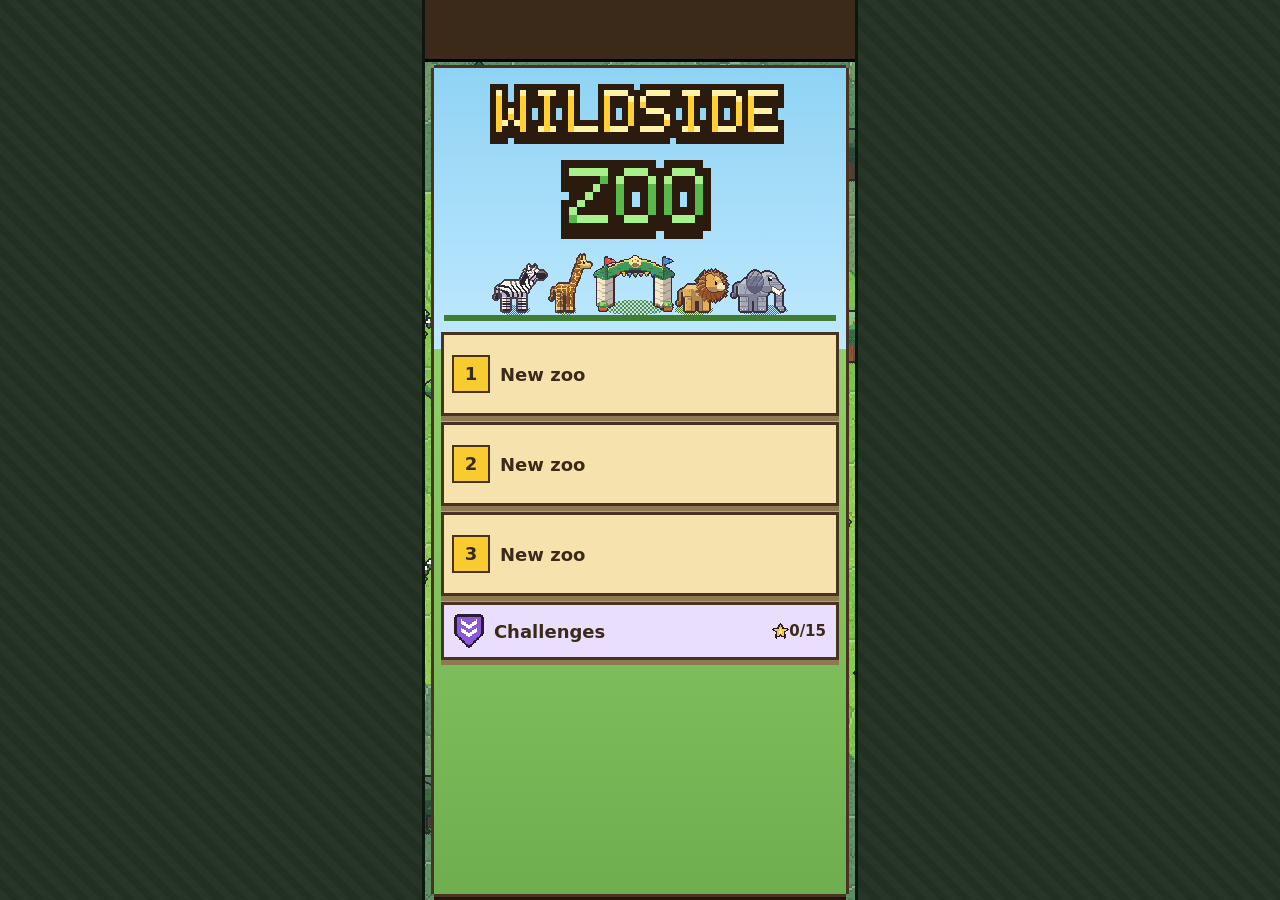
<file: index.html>
<!DOCTYPE html>
<html lang="en">
<head>
<meta charset="utf-8">
<meta name="viewport" content="width=device-width, initial-scale=1, maximum-scale=1, minimum-scale=1, user-scalable=no, viewport-fit=cover">
<title>Wildside Zoo</title>
<meta name="theme-color" content="#3b2a1a">
<meta name="mobile-web-app-capable" content="yes">
<meta name="apple-mobile-web-app-capable" content="yes">
<meta name="apple-mobile-web-app-status-bar-style" content="black-translucent">
<meta name="apple-mobile-web-app-title" content="Wildside Zoo">
<meta name="format-detection" content="telephone=no">
<link rel="manifest" href="manifest.webmanifest">
<link rel="apple-touch-icon" href="icons/icon-180.png">
<link rel="icon" type="image/png" href="icons/icon-192.png">
<link rel="stylesheet" href="style.css">
</head>
<body>
<div id="app">
  <div id="strip">
    <div class="srow gfx"><span id="s-stars" class="rank"></span></div>
    <div class="srow txt"><span id="s-date" class="date">Y1 Jan w1</span><span class="chipm"><i class="coin"></i><span id="s-money" class="v">$0</span></span><span class="chipm"><i class="guest"></i><span id="s-vis" class="v">0/wk</span></span></div>
  </div>
  <div id="stage">
    <div id="floor-wrap">
      <canvas id="floor"></canvas>
      <div id="placement-note"></div>
      <div id="placement-bar"></div>
    </div>
    <div id="goal"></div>
    <div id="news"></div>
    <div id="screens"></div>
    <div id="toasts"></div>
  </div>
  <div id="rotate"><div class="phone"></div><div class="rt">Turn your phone upright</div></div>
</div>
<script src="data.js"></script>
<script src="engine.js"></script>
<script src="geo.js"></script>
<script src="sprites.js" onerror="this.remove()"></script>
<script src="render.js" onerror="this.remove()"></script>
<script src="core.js"></script>
<script src="menus.js" onerror="this.remove()"></script>
<script src="moments.js" onerror="this.remove()"></script>
<script>
/* After the other files have loaded: let them register against ZCore. */
(function () {
  function go() {
    try { if (window.ZMoments && ZMoments.init) ZMoments.init(); } catch (e) { (window.ZT && ZT.errors).push('ZMoments.init: ' + e); }
    try { if (window.ZMenus && ZMenus.init) ZMenus.init(); } catch (e) { (window.ZT && ZT.errors).push('ZMenus.init: ' + e); }
    ZCore.flushReports();
  }
  if (document.readyState === 'loading') document.addEventListener('DOMContentLoaded', go); else go();
  /* Test-only: index.html?demo=1 loads the sample screens used for screenshots. Safe to delete for the App Store build. */
  if (/[?&]demo=1/.test(location.search)) { var s = document.createElement('script'); s.src = 'test/shell-demo.js'; document.body.appendChild(s); }
})();
</script>
</body>
</html>
</file>
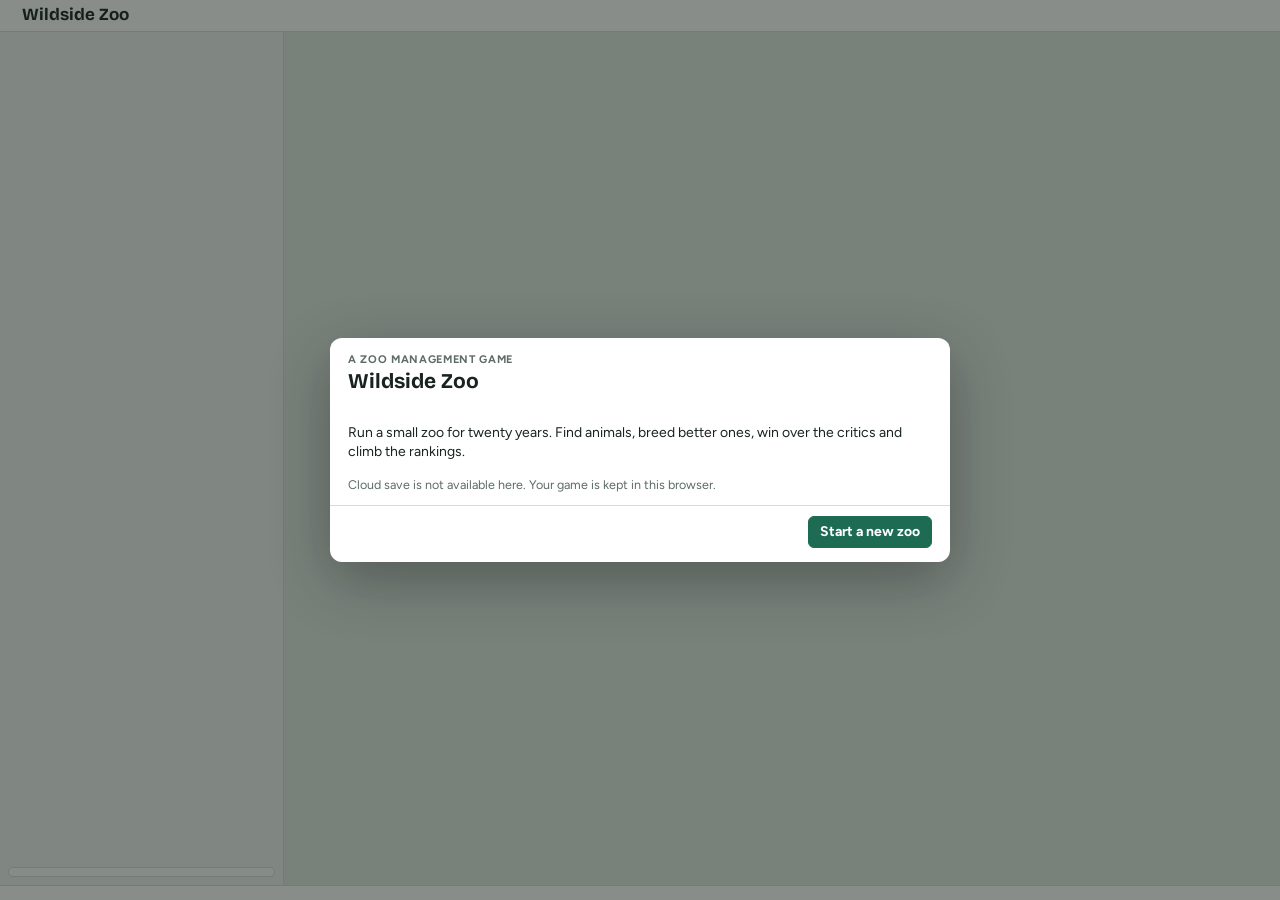
<file: current/index.html>
<!DOCTYPE html>
<html lang="en">
<head>
<meta charset="utf-8">
<meta name="viewport" content="width=device-width, initial-scale=1">
<title>Wildside Zoo</title>
<link rel="preconnect" href="https://fonts.googleapis.com">
<link href="https://fonts.googleapis.com/css2?family=Bricolage+Grotesque:opsz,wght@12..96,500;12..96,700&family=Figtree:wght@400;500;600;700&display=swap" rel="stylesheet">
<style>
:root {
  /* Layout: slim top bar; a narrow sidebar (ready list, running projects, inspector) beside the hex map; big menu buttons along the bottom; panels slide in over the map. One light theme. */
  --bg: #dfe8e0; --panel: #ffffff; --panel2: #f4f7f4; --line: #d3dcd5; --ink: #19241f; --muted: #5d6c64;
  --accent: #1c6b52; --accent-ink: #ffffff; --accent-soft: #dcefe6; --gold: #b47a12; --gold-soft: #fbf0d4;
  --good: #1f7a45; --bad: #b23a2b; --bad-soft: #f8e2de; --lock: #c4cdc6;
  --display: "Bricolage Grotesque", "Figtree", system-ui, sans-serif; --body: "Figtree", system-ui, -apple-system, "Segoe UI", sans-serif;
  --r: 8px;
  color-scheme: light;
}
* { box-sizing: border-box; }
html, body { height: 100%; margin: 0; }
body { background: var(--bg); color: var(--ink); font: 14px/1.4 var(--body); font-variant-numeric: tabular-nums; overflow: hidden; }
button { font: inherit; color: inherit; cursor: pointer; }
h1, h2, h3, h4 { font-family: var(--display); margin: 0; text-wrap: balance; }
#app { height: 100%; display: flex; flex-direction: column; min-width: 900px; }

/* top bar */
#top { display: flex; align-items: stretch; gap: 6px; padding: 6px 12px; background: var(--panel); border-bottom: 1px solid var(--line); flex: none; }
.tb { display: flex; flex-direction: column; justify-content: center; padding: 0 10px; border-right: 1px solid var(--line); min-width: 0; }
.tb:last-child { border-right: 0; }
.tb .k { font-size: 10.5px; color: var(--muted); text-transform: uppercase; letter-spacing: .04em; }
.tb .v { font: 700 16px/1.2 var(--display); white-space: nowrap; }
.tb .s { font-size: 12px; color: var(--muted); white-space: nowrap; }
.pos { color: var(--good); } .neg { color: var(--bad); }
#zooname { font: 700 17px/1.1 var(--display); }
.stars { color: var(--gold); letter-spacing: 1px; font-size: 13px; white-space: nowrap; } .stars i { color: var(--lock); font-style: normal; }
.bar { height: 5px; background: var(--line); border-radius: 3px; overflow: hidden; margin-top: 3px; min-width: 90px; }
.bar > i { display: block; height: 100%; background: var(--accent); border-radius: 3px; }
.bar.gold > i { background: var(--gold); }
#speed { display: flex; gap: 4px; align-items: center; }
#speed button { width: 38px; height: 32px; border: 1px solid var(--line); background: var(--panel2); border-radius: 6px; font-weight: 700; }
#speed button.on { background: var(--accent); color: var(--accent-ink); border-color: var(--accent); }
#top .grow { flex: 1; border-right: 0; }
.savebox { align-items: flex-end; }
.linkbtn { background: none; border: 0; color: var(--accent); font-weight: 600; padding: 0; text-decoration: underline; }

/* stage */
#stage { flex: 1; display: flex; min-height: 0; overflow: hidden; }
#side { width: 284px; flex: none; overflow-y: auto; padding: 8px; display: flex; flex-direction: column; gap: 8px; background: rgba(255,255,255,.5); border-right: 1px solid var(--line); }
#mapwrap { flex: 1; position: relative; min-width: 0; overflow: hidden; }
#mapwrap svg { position: absolute; inset: 0; width: 100%; height: 100%; display: block; }
#walk, #over { pointer-events: none; }
#map { cursor: pointer; user-select: none; }
.land { fill: #bfdcc4; stroke: #a5c8ac; stroke-width: 1; }
.locked { fill: #dadfdb; stroke: #cbd1cc; stroke-width: 1; }
.hx { stroke: none; }
.ol { fill: none; stroke: rgba(0,0,0,.35); stroke-width: 2; stroke-linecap: round; }
.ol.sel { stroke: var(--ink); stroke-width: 4; }
.cmb { fill: none; stroke-width: 4.5; stroke-linecap: round; stroke-dasharray: 1 0; }
.cmb.new { animation: pulse 1s ease-in-out 4; }
@keyframes pulse { 50% { stroke-width: 10; opacity: .55; } }
.cmblabel rect { rx: 4; } .cmblabel text { font: 700 8.5px var(--body); fill: #fff; }
.t1 { font: 700 10.5px var(--display); fill: #fff; text-anchor: middle; paint-order: stroke; stroke: rgba(0,0,0,.35); stroke-width: 2.2px; }
.t2 { font: 700 8.5px var(--body); fill: #fff; text-anchor: middle; paint-order: stroke; stroke: rgba(0,0,0,.35); stroke-width: 2px; }
.tf { font: 700 8px var(--body); fill: #fff; text-anchor: middle; }
.badge circle { stroke: #fff; stroke-width: 1.5; } .badge text { font: 700 9px var(--body); fill: #fff; text-anchor: middle; pointer-events: none; }
.badge { cursor: pointer; } .badge:hover circle { stroke: #ffd45e; stroke-width: 2.5; }
.gate { display: flex; gap: 5px; flex-wrap: wrap; }
.flame { fill: #ff9d2e; stroke: #b3460a; stroke-width: .8; }
.hint { fill: rgba(180,122,18,.14); stroke: var(--gold); stroke-width: 1.6; stroke-dasharray: 4 3; }
.hinttext { font: 700 7.5px var(--body); fill: #7a5200; text-anchor: middle; }
.ghost { fill: rgba(31,122,69,.35); stroke: var(--good); stroke-width: 2; }
.ghost.bad { fill: rgba(178,58,43,.35); stroke: var(--bad); }
.ghost.gold { fill: rgba(242,182,50,.45); stroke: #c98a00; stroke-width: 3; }
.wk { stroke: #fff; stroke-width: 1; }
@media (prefers-reduced-motion: reduce) { .cmb.new { animation: none; } }

#floats { position: absolute; inset: 0; pointer-events: none; overflow: hidden; z-index: 6; }
.fl { position: absolute; transform: translate(-50%, -50%); font: 700 13px var(--display); color: #fff; background: rgba(22,32,27,.86); border-radius: 10px; padding: 1px 8px; white-space: nowrap; animation: rise 1.9s ease-out forwards; }
.fl.money { color: #ffe27a; } .fl.rp { color: #bfe0ff; } .fl.heart { color: #ff8fa6; font-size: 22px; background: none; text-shadow: 0 1px 3px rgba(0,0,0,.5); } .fl.gold { color: #ffd45e; font-size: 16px; } .fl.pt { color: #d6ffe0; }
@keyframes rise { 0% { opacity: 0; margin-top: 6px; } 12% { opacity: 1; } 75% { opacity: 1; } 100% { opacity: 0; margin-top: -46px; } }
#banner { position: absolute; left: 50%; top: 22%; transform: translate(-50%, -50%); z-index: 7; pointer-events: none; background: var(--gold); color: #fff; font: 700 30px/1.1 var(--display); padding: 12px 28px; border-radius: 12px; box-shadow: 0 10px 40px rgba(0,0,0,.3); text-align: center; display: none; }
#banner small { display: block; font: 600 14px var(--body); opacity: .95; margin-top: 3px; }
#banner.show { display: block; animation: bannerin 3.2s ease forwards; }
@keyframes bannerin { 0% { opacity: 0; transform: translate(-50%, -50%) scale(.6); } 10% { opacity: 1; transform: translate(-50%, -50%) scale(1.06); } 16% { transform: translate(-50%, -50%) scale(1); } 85% { opacity: 1; } 100% { opacity: 0; } }

.hud { display: flex; flex-direction: column; gap: 5px; }
.hud h4 { font: 700 11px var(--body); text-transform: uppercase; letter-spacing: .05em; color: var(--muted); padding: 0 2px; }
.hrow { background: rgba(255,255,255,.95); border: 1px solid var(--line); border-radius: 8px; padding: 5px 6px 5px 9px; display: flex; align-items: center; gap: 6px; font-size: 12.5px; box-shadow: 0 2px 8px rgba(0,0,0,.08); }
.hrow .tx { flex: 1; min-width: 0; cursor: pointer; } .hrow .tx b { display: block; white-space: nowrap; overflow: hidden; text-overflow: ellipsis; } .hrow .tx span { color: var(--muted); font-size: 11.5px; display: block; white-space: nowrap; overflow: hidden; text-overflow: ellipsis; }
.hrow .ic { width: 20px; height: 20px; border-radius: 10px; background: var(--accent); color: #fff; font-weight: 700; font-size: 12px; text-align: center; line-height: 20px; flex: none; }
.hrow .ic.h { background: #d6456b; } .hrow .ic.y { background: var(--gold); } .hrow .ic.b { background: #3d6fb5; }
.hrow.muted { color: var(--muted); background: rgba(255,255,255,.8); }
.pcard { background: rgba(255,255,255,.95); border: 1px solid var(--line); border-radius: 8px; padding: 6px 9px; font-size: 12.5px; box-shadow: 0 2px 8px rgba(0,0,0,.08); cursor: pointer; }
.pcard .prog { margin: 4px 0 2px; height: 6px; }
.pts { display: grid; grid-template-columns: repeat(4, 1fr); gap: 3px; margin-top: 4px; text-align: center; }
.pts div { background: var(--panel2); border-radius: 5px; padding: 1px 0; } .pts b { display: block; font: 700 15px/1.1 var(--display); } .pts span { font-size: 10px; color: var(--muted); }

#inspect { background: var(--panel); border: 2px solid var(--ink); border-radius: 10px; padding: 8px 10px; display: none; }
#inspect.open { display: block; }
#ticker { margin-top: auto; background: rgba(255,255,255,.92); border: 1px solid var(--line); border-radius: 8px; padding: 4px 9px; font-size: 12.5px; cursor: pointer; flex: none; }
#ticker .good { color: var(--good); } #ticker .bad { color: var(--bad); }
#maphint { position: absolute; left: 50%; transform: translateX(-50%); top: 8px; z-index: 6; background: var(--ink); color: #fff; border-radius: 16px; padding: 5px 16px; font-size: 13px; font-weight: 600; display: none; max-width: 80%; text-align: center; pointer-events: none; }
#maphint.open { display: block; } #maphint b { color: #ffd45e; } #maphint .neg { color: #ffb0a3; }
#buildbar { background: var(--panel); border: 1px solid var(--line); border-radius: 10px; padding: 8px 9px; display: none; flex-direction: column; gap: 6px; }
#buildbar.open { display: flex; }
.brow { display: flex; gap: 5px; flex-wrap: wrap; align-items: center; }
.brow .lbl { font-size: 11px; color: var(--muted); text-transform: uppercase; letter-spacing: .04em; width: 100%; font-weight: 700; }
#buildbar .chip { flex: 1 1 46%; text-align: left; white-space: normal; } #buildbar .tools .chip { flex: 1 1 28%; text-align: center; }
.chip { border: 1px solid var(--line); background: var(--panel2); border-radius: 6px; padding: 3px 8px; font-size: 12.5px; font-weight: 600; white-space: nowrap; }
.chip small { font-weight: 500; color: var(--muted); margin-left: 4px; }
.chip.on { background: var(--accent); border-color: var(--accent); color: var(--accent-ink); } .chip.on small { color: #cfe8dd; }
.chip.poor { opacity: .55; } .chip:hover { border-color: var(--accent); }

#drawer { position: absolute; right: 0; top: 0; bottom: 0; width: min(640px, 78%); z-index: 8; background: var(--panel); border-left: 1px solid var(--line); box-shadow: -8px 0 30px rgba(0,0,0,.16); display: none; flex-direction: column; }
#drawer.open { display: flex; }
#dhead { display: flex; justify-content: space-between; align-items: center; padding: 10px 14px 6px; flex: none; } #dhead h2 { font-size: 20px; }
#panel { flex: 1; overflow-y: auto; padding: 4px 14px 16px; min-height: 0; }

/* bottom menu */
#menu { flex: none; display: flex; gap: 6px; padding: 7px 12px; background: var(--panel); border-top: 1px solid var(--line); justify-content: center; }
#menu button { position: relative; flex: 1; max-width: 170px; border: 1px solid var(--line); background: var(--panel2); border-radius: 10px; padding: 9px 6px; font: 700 15px var(--display); }
#menu button.on { background: var(--accent); border-color: var(--accent); color: var(--accent-ink); }
#menu button:hover { border-color: var(--accent); }
#menu .dot { position: absolute; top: -6px; right: -4px; min-width: 20px; height: 20px; border-radius: 10px; background: var(--gold); color: #fff; font: 700 12px/20px var(--body); text-align: center; padding: 0 5px; }

/* shared bits */
h4.sec { font-size: 11px; color: var(--muted); text-transform: uppercase; letter-spacing: .05em; font-family: var(--body); font-weight: 700; margin: 0 0 4px; }
.sub { display: flex; gap: 4px; margin-bottom: 8px; flex-wrap: wrap; }
.grp { margin-bottom: 14px; }
.grp > h3 { font-size: 15px; margin-bottom: 6px; display: flex; justify-content: space-between; align-items: baseline; gap: 8px; }
.grp > h3 small { font: 500 12px var(--body); color: var(--muted); }
.btn { border: 1px solid var(--accent); background: var(--accent); color: var(--accent-ink); border-radius: 6px; padding: 5px 11px; font-weight: 700; white-space: nowrap; }
.btn.sm { padding: 2px 8px; font-size: 12.5px; }
.btn.ghost { background: var(--panel); color: var(--accent); }
.btn.warn { background: var(--panel); color: var(--bad); border-color: var(--bad); }
.btn.big { padding: 9px 14px; font-size: 15px; flex: 1; }
.btn:disabled, .btn.off { opacity: .45; cursor: not-allowed; }
.btn:focus-visible, .chip:focus-visible, #menu button:focus-visible, #speed button:focus-visible { outline: 3px solid var(--gold); outline-offset: 1px; }
.row { display: flex; gap: 8px; align-items: center; } .row.wrap { flex-wrap: wrap; }
.spread { display: flex; justify-content: space-between; align-items: center; gap: 8px; }
.muted { color: var(--muted); } .small { font-size: 12.5px; }
.list { display: flex; flex-direction: column; gap: 6px; }
.it { border: 1px solid var(--line); border-radius: var(--r); padding: 7px 9px; background: var(--panel); }
.it.soft { background: var(--panel2); } .it.pick { cursor: pointer; } .it.pick:hover { border-color: var(--accent); }
.it.on { border-color: var(--accent); background: var(--accent-soft); box-shadow: 0 0 0 1px var(--accent) inset; } .it.dis { opacity: .5; }
.pill { display: inline-block; border-radius: 10px; padding: 0 7px; font-size: 11.5px; font-weight: 700; background: var(--panel2); border: 1px solid var(--line); white-space: nowrap; }
.pill.g { background: var(--accent-soft); border-color: #b4d8c8; color: var(--accent); }
.pill.y { background: var(--gold-soft); border-color: #ecd49a; color: #7a5200; }
.pill.r { background: var(--bad-soft); border-color: #e9bdb6; color: var(--bad); }
.sg { display: inline-block; min-width: 30px; text-align: center; border-radius: 5px; font: 700 14px/1.25 var(--display); padding: 0 5px; letter-spacing: 1px; }
.sg.p2 { background: var(--gold); color: #fff; } .sg.p1 { background: var(--accent-soft); color: var(--accent); } .sg.m1 { background: var(--panel2); color: var(--muted); border: 1px solid var(--line); } .sg.m2 { background: var(--bad-soft); color: var(--bad); } .sg.q { background: var(--panel2); color: var(--muted); border: 1px dashed var(--lock); }
.grade { display: inline-block; min-width: 24px; text-align: center; border-radius: 4px; font: 700 12px var(--display); padding: 1px 4px; color: #fff; background: #8a968f; }
.grade.C { background: #5f8f76; } .grade.B { background: #2f7f9b; } .grade.A { background: #7a58b5; } .grade.S { background: #c2701a; } .grade.SS { background: #b3261e; }
.rar { color: var(--gold); letter-spacing: 1px; white-space: nowrap; }
table { border-collapse: collapse; width: 100%; }
th { text-align: left; font-size: 11px; color: var(--muted); text-transform: uppercase; letter-spacing: .04em; padding: 3px 5px; border-bottom: 1px solid var(--line); position: sticky; top: -4px; background: var(--panel); }
td { padding: 4px 5px; border-bottom: 1px solid var(--line); vertical-align: middle; }
td.n, th.n { text-align: right; }
tr.me td { background: var(--gold-soft); font-weight: 700; }
.statbar { display: grid; grid-template-columns: 58px 1fr 26px; gap: 5px; align-items: center; font-size: 12px; } .statbar .bar { margin: 0; min-width: 40px; }
.prog { height: 8px; background: var(--line); border-radius: 4px; overflow: hidden; } .prog > i { display: block; height: 100%; background: var(--accent); }
.grid2 { display: grid; grid-template-columns: 1fr 1fr; gap: 6px; } .grid3 { display: grid; grid-template-columns: repeat(3, 1fr); gap: 6px; }
.todo { display: flex; gap: 7px; align-items: center; padding: 2px 0; }
.todo .box { width: 15px; height: 15px; border: 2px solid var(--muted); border-radius: 4px; flex: none; }
.todo.done { color: var(--muted); text-decoration: line-through; } .todo.done .box { background: var(--good); border-color: var(--good); }
.spcell { border: 1px solid var(--line); border-radius: 6px; padding: 4px 6px; font-size: 12px; min-height: 42px; }
.spcell.unk { background: var(--panel2); color: var(--lock); border-style: dashed; }
.spgrid { display: grid; grid-template-columns: repeat(auto-fill, minmax(120px, 1fr)); gap: 5px; }
.newsl div { padding: 2px 0; border-bottom: 1px dashed var(--line); font-size: 12.5px; } .newsl .w { color: var(--muted); margin-right: 5px; font-size: 11px; } .newsl .good { color: var(--good); } .newsl .bad { color: var(--bad); }

/* modal */
#modal { position: fixed; inset: 0; background: rgba(18,28,23,.5); display: none; align-items: center; justify-content: center; z-index: 50; padding: 16px; }
#modal.open { display: flex; }
#mbox { background: var(--panel); border-radius: 12px; width: min(620px, 100%); max-height: 100%; display: flex; flex-direction: column; box-shadow: 0 18px 60px rgba(0,0,0,.3); }
#mbox.wide { width: min(880px, 100%); }
#mhead { padding: 14px 18px 8px; display: flex; justify-content: space-between; gap: 10px; align-items: flex-start; }
#mhead h2 { font-size: 21px; }
#mhead .eyebrow { font-size: 11px; color: var(--muted); text-transform: uppercase; letter-spacing: .06em; font-weight: 700; }
#mbody { padding: 4px 18px 12px; overflow-y: auto; }
#mfoot { padding: 10px 18px 14px; display: flex; gap: 8px; justify-content: flex-end; border-top: 1px solid var(--line); align-items: center; }
#mfoot .info { margin-right: auto; font-size: 13px; }
.scores { display: grid; grid-template-columns: repeat(4, 1fr); gap: 8px; margin: 10px 0; }
.score { border: 1px solid var(--line); border-radius: 10px; padding: 8px 4px; text-align: center; animation: pop .35s both; }
.score b { display: block; font: 700 34px/1 var(--display); } .score span { font-size: 12px; color: var(--muted); }
.score:nth-child(2) { animation-delay: .3s; } .score:nth-child(3) { animation-delay: .6s; } .score:nth-child(4) { animation-delay: .9s; }
.total { text-align: center; font: 700 44px/1 var(--display); animation: pop .4s 1.3s both; } .total small { font-size: 18px; color: var(--muted); }
@keyframes pop { from { opacity: 0; transform: scale(.6); } to { opacity: 1; transform: none; } }
@media (prefers-reduced-motion: reduce) { .score, .total { animation: none; } }
.banner { border-radius: 8px; padding: 7px 10px; font-weight: 700; margin: 8px 0; }
.banner.g { background: var(--accent-soft); color: var(--accent); } .banner.y { background: var(--gold-soft); color: #7a5200; } .banner.r { background: var(--bad-soft); color: var(--bad); }
input[type=text], textarea { font: inherit; border: 1px solid var(--line); border-radius: 6px; padding: 6px 8px; width: 100%; background: #fff; color: var(--ink); }
textarea { min-height: 70px; resize: vertical; }
.medal { font: 700 40px/1 var(--display); text-align: center; margin: 8px 0; } .medal.gold { color: #c98a00; } .medal.silver { color: #7d8a92; } .medal.bronze { color: #a8642a; } .medal.none { color: var(--muted); font-size: 26px; }

#toasts { position: fixed; left: 50%; bottom: 76px; transform: translateX(-50%); display: flex; flex-direction: column; gap: 6px; z-index: 80; align-items: center; pointer-events: none; }
.toast { background: var(--ink); color: #fff; border-radius: 8px; padding: 8px 14px; font-weight: 600; box-shadow: 0 6px 20px rgba(0,0,0,.25); max-width: 520px; }
.toast.bad { background: var(--bad); } .toast.good { background: var(--good); } .toast.gold { background: var(--gold); }
@media (max-width: 1000px) { body { overflow-x: auto; } }
</style>
</head>
<body>
<div id="app">
  <header id="top"></header>
  <div id="stage">
    <aside id="side">
      <div id="inspect"></div>
      <div id="buildbar"></div>
      <div class="hud" id="hudL"></div>
      <div class="hud" id="hudR"></div>
      <div id="ticker" data-act="menu" data-v="records" title="Open the news"></div>
    </aside>
    <div id="mapwrap">
      <svg id="map" preserveAspectRatio="xMidYMid meet"></svg>
      <svg id="walk" preserveAspectRatio="xMidYMid meet"></svg>
      <svg id="over" preserveAspectRatio="xMidYMid meet"></svg>
      <div id="floats"></div>
      <div id="banner"></div>
      <div id="maphint"></div>
      <aside id="drawer"><div id="dhead"></div><div id="panel"></div></aside>
    </div>
  </div>
  <nav id="menu"></nav>
</div>
<div id="modal" role="dialog" aria-modal="true"><div id="mbox"><div id="mhead"></div><div id="mbody"></div><div id="mfoot"></div></div></div>
<div id="toasts" aria-live="polite"></div>
<script src="data.js"></script>
<script src="engine.js"></script>
<script src="ui.js"></script>
</body>
</html>
</file>
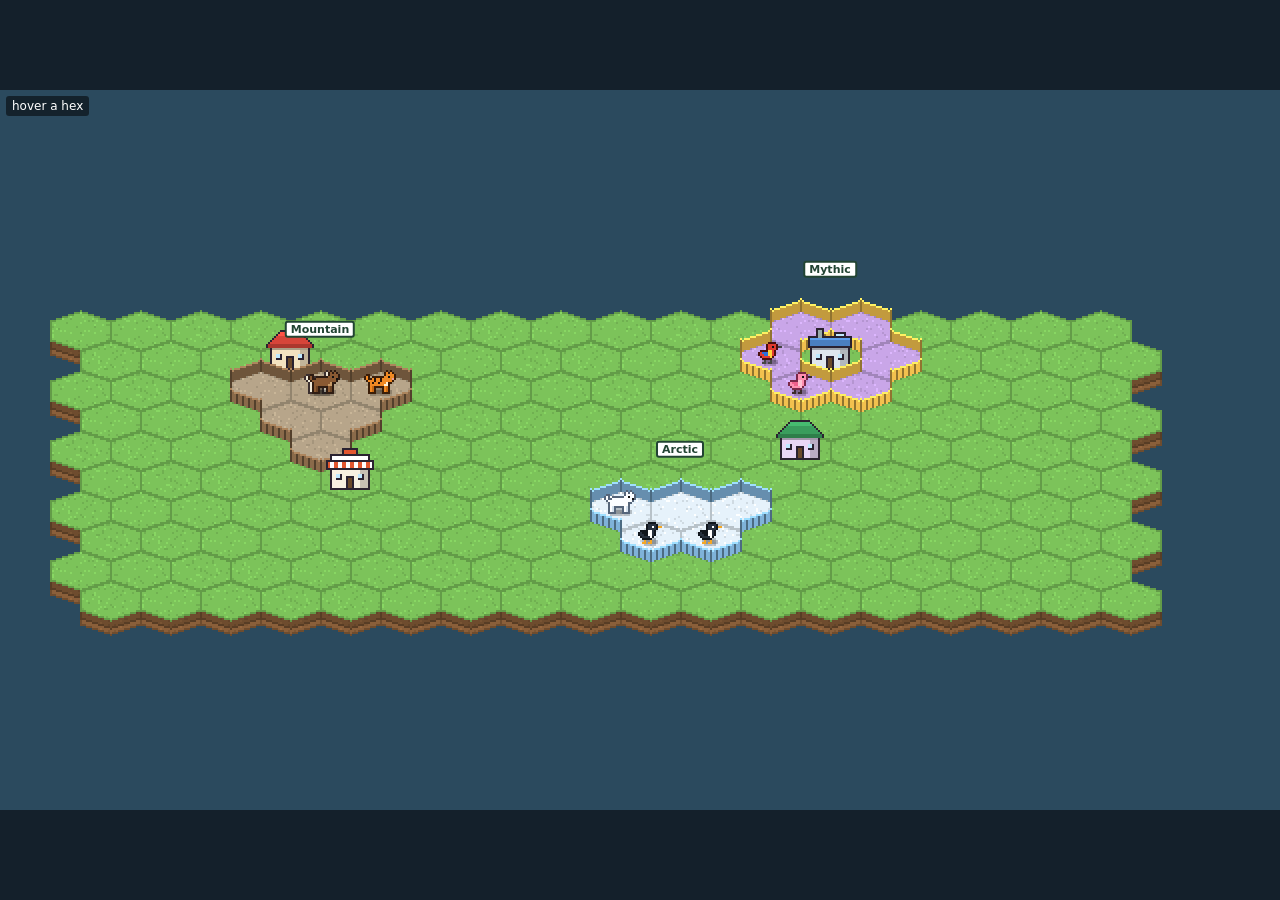
<file: docs/rejected-art-test.html>
<!doctype html>
<html><head><meta charset="utf-8"><title>Tilted hex pixel-art scout</title>
<style>
  html,body{margin:0;height:100%;background:#14202b;overflow:hidden;font:12px/1.2 system-ui,sans-serif;color:#fff}
  #stage{position:absolute;left:50%;top:50%;transform:translate(-50%,-50%)}
  #cv{display:block;image-rendering:pixelated;image-rendering:crisp-edges}
  #dom{position:absolute;inset:0;pointer-events:none}
  .tag{position:absolute;transform:translate(-50%,-100%);background:#fff;color:#243;border:2px solid #243;border-radius:3px;padding:0 4px;font-weight:700;font-size:11px;white-space:nowrap}
  #hud{position:absolute;left:6px;top:6px;background:#0008;padding:3px 6px;border-radius:3px}
</style></head><body>
<div id="stage"><canvas id="cv" width="640" height="360"></canvas><div id="dom"><div id="hud">hover a hex</div></div></div>
<script>
'use strict';
// ---------- 1. projection: squashed pointy-top hexes on an integer pixel lattice ----------
const BW = 640, BH = 360;            // internal buffer
const GW = 18, GH = 10;
const HW = 15, W = 2 * HW;           // column step 30 px (hex is 31 px wide incl. shared border)
const RS = 15;                       // row step  (= 1.5 * R * ky, ky = 0.577)
const RV = 10, HS = 5;               // vertical "radius" 10 px, half side 5 px  -> slanted edges are exact 3:1 pixel stairs
const OX = 40, OY = 120;             // screen position of hex (0,0) centre
const toCol = (q, r) => q + (r - (r & 1)) / 2, fromOffset = (c, r) => [c - (r - (r & 1)) / 2, r];
const ctr = (q, r) => [OX + W * q + HW * r, OY + RS * r];                 // forward: axial -> screen (ground plane)
function pick(x, y) {                                                      // inverse: screen -> axial (ground plane)
  const rf = (y - OY) / RS, qf = (x - OX) / W - rf / 2;
  let rx = Math.round(qf), rz = Math.round(rf), ry = Math.round(-qf - rf);
  const dx = Math.abs(rx - qf), dz = Math.abs(rz - rf), dy = Math.abs(ry + qf + rf);
  if (dx > dy && dx > dz) rx = -ry - rz; else if (dy <= dz) rz = -rx - ry;
  return [rx, rz];
}
const inLand = (q, r) => { const c = toCol(q, r); return r >= 0 && r < GH && c >= 0 && c < GW; };
const CORN = [[0, -RV], [HW, -HS], [HW, HS], [0, RV], [-HW, HS], [-HW, -HS]];
const EDGES = [[[1, -1], 0, 1], [[1, 0], 1, 2], [[0, 1], 2, 3], [[-1, 1], 3, 4], [[-1, 0], 4, 5], [[0, -1], 5, 0]];
const DIRS = EDGES.map(e => e[0]);
const inHex = (dx, dy) => 3 * Math.abs(dy) <= 30 - Math.abs(dx) && Math.abs(dx) <= HW;
const SHAPES = { mountain: [[0,0],[1,0],[2,0],[0,1],[1,1],[0,2]], arctic: [[0,0],[1,0],[2,0],[0,1],[1,1]], mythic: [[1,0],[-1,0],[0,1],[0,-1],[1,-1],[-1,1]] };

// ---------- 2. sprites: arrays of strings, one char = one pixel = one palette role ----------
function mk(w, h) { const c = document.createElement('canvas'); c.width = w; c.height = h; const g = c.getContext('2d'); g.imageSmoothingEnabled = false; return [c, g]; }
const T = {
  quad: { w: 16, h: 12, frames: [[
    '...........k.k..',
    '..........kakak.',
    '.kk.......kaaaak',
    'kak.kkkkkkaaeaak',
    'kakkasaasaaaaank',
    '.kaaasaasaaaaak.',
    '..kasaasaaackk..',
    '..kaaaaaaacck...',
    '..kabkkkkkabk...',
    '..kabk...kabk...',
    '..kabk...kabk...',
    '..kkkk...kkkk...'], [
    '................',
    '...........k.k..',
    '.kk.......kakak.',
    'kak.kkkkkkaaaaak',
    'kakkasaasaaaeaak',
    '.kaaasaasaaaaank',
    '..kasaasaaaaak..',
    '..kaaaaaaacckk..',
    '..kkabkkkabkk...',
    '...kabk.kabk....',
    '...kabk.kabk....',
    '...kkkk.kkkk....']] },
  bird: { w: 12, h: 12, frames: [[
    '............',
    '.....kkkk...',
    '....kaaaak..',
    '....kaaeaknn',
    '....kaaaak..',
    '.kkkkccak...',
    'kabbbccak...',
    'kaabbccak...',
    '.kaaaack....',
    '..kkkkk.....',
    '...n..n.....',
    '..nn.nn.....'], [
    '.....kkkk...',
    '....kaaaak..',
    '....kaaeaknn',
    '....kaaaak..',
    '.kkkkccak...',
    'kabbbccak...',
    'kaabbccak...',
    '.kaaaack....',
    '..kkkkk.....',
    '....nn......',
    '....n.......',
    '...nn.......']] },
  person: { w: 8, h: 12, frames: [[
    '..kkkk..',
    '.khhhhk.',
    '.khfffk.',
    '.kfefek.',
    '..kffk..',
    '.kttttk.',
    'kfttttfk',
    'kfttttfk',
    '.kppppk.',
    '.kpkkpk.',
    '.kpkkpk.',
    '.kk..kk.'], [
    '........',
    '..kkkk..',
    '.khhhhk.',
    '.khfffk.',
    '.kfefek.',
    '..kffk..',
    '.kttttk.',
    'kfttttfk',
    '.kttttk.',
    '..kppk..',
    '..kppk..',
    '..kkkk..']] }
};
// palette = role char -> colour. Species = template + palette (+ optional scale). 's' is the pattern role: same as body for plain animals.
const P = {
  goat:    { k: '#3b2f2f', a: '#f1ead8', b: '#cfc4a8', c: '#ffffff', s: '#f1ead8', e: '#222', n: '#d98c8c' },
  bear:    { k: '#2e1c12', a: '#8a5a33', b: '#6b4324', c: '#c79a66', s: '#8a5a33', e: '#111', n: '#111' },
  tiger:   { k: '#3a1d08', a: '#f08a24', b: '#c96a12', c: '#fff3d6', s: '#2b1608', e: '#111', n: '#e7a0a0' },
  polar:   { k: '#55657a', a: '#fbfdff', b: '#d5e2ee', c: '#ffffff', s: '#fbfdff', e: '#111', n: '#111' },
  penguin: { k: '#10151c', a: '#27303d', b: '#10151c', c: '#ffffff', e: '#fff', n: '#f5a623' },
  flamingo:{ k: '#7a2748', a: '#ff8fb0', b: '#f0608c', c: '#ffc2d4', e: '#111', n: '#3a2a2a' },
  parrot:  { k: '#4a0f0f', a: '#e23b2e', b: '#2a6fdb', c: '#ffd23f', e: '#111', n: '#444' }
};
const SKIN = ['#f6c9a0', '#d9a273', '#9a6642'], HAIR = ['#3a2a1a', '#111', '#c9862b', '#8a8a8a'], SHIRT = ['#e2562f', '#2f7f9b', '#f2b632', '#7a58b5', '#3a9d5d', '#d6456b'], PANTS = ['#34405a', '#5a4634', '#2f2f2f'];
const bakeCache = {};
function bake(tname, pal, key) {                // -> { w, h, f:[canvas...], fl:[flipped canvas...] }, cached by key
  if (bakeCache[key]) return bakeCache[key];
  const t = T[tname], out = { w: t.w, h: t.h, f: [], fl: [] };
  t.frames.forEach(rows => {
    if (rows.length !== t.h || rows.some(r => r.length !== t.w)) console.error('bad sprite size', tname);
    const [c, g] = mk(t.w, t.h), [c2, g2] = mk(t.w, t.h);
    rows.forEach((row, y) => { for (let x = 0; x < t.w; x++) { const col = pal[row[x]]; if (!col) continue; g.fillStyle = col; g.fillRect(x, y, 1, 1); g2.fillStyle = col; g2.fillRect(t.w - 1 - x, y, 1, 1); } });
    out.f.push(c); out.fl.push(c2);
  });
  return (bakeCache[key] = out);
}
const shade = (hex, f) => { const n = parseInt(hex.slice(1), 16); const ch = s => Math.max(0, Math.min(255, Math.round(((n >> s) & 255) * f))); return '#' + ((1 << 24) | (ch(16) << 16) | (ch(8) << 8) | ch(0)).toString(16).slice(1); };
function rnd(seed) { let s = seed >>> 0; return () => ((s = (s * 1664525 + 1013904223) >>> 0) / 4294967296); }

// ground tile: one baked 31x21 canvas per (colour, variant)
const tileCache = {};
function tile(col, v) {
  const k = col + v; if (tileCache[k]) return tileCache[k];
  const [c, g] = mk(31, 21), R = rnd(v * 977 + 13), hi = shade(col, 1.1), lo = shade(col, 0.9), line = shade(col, 0.8);
  for (let y = -10; y <= 10; y++) for (let x = -15; x <= 15; x++) {
    if (!inHex(x, y)) continue;
    const edge = !inHex(x + 1, y) || !inHex(x - 1, y) || !inHex(x, y + 1) || !inHex(x, y - 1);
    const n = R(); g.fillStyle = edge ? line : n < 0.06 ? hi : n < 0.12 ? lo : col; g.fillRect(x + 15, y + 10, 1, 1);
  }
  return (tileCache[k] = c);
}
// fence: one baked sprite per (edge index, colour); wall rises FH px above the ground edge
const FH = 5, fenceCache = {};
function fence(ei, col) {
  const k = ei + col; if (fenceCache[k]) return fenceCache[k];
  const a = CORN[EDGES[ei][1]], b = CORN[EDGES[ei][2]], [c, g] = mk(18, 12 + FH + 2), top = shade(col, 1.25), dark = shade(col, 0.6), back = ei === 0 || ei === 5;
  const x0 = Math.min(a[0], b[0]), y0 = Math.min(a[1], b[1]) - FH - 1, px = (x, y, w, h, s) => { g.fillStyle = s; g.fillRect(x - x0 + 1, y - y0, w, h); };
  if (a[0] === b[0]) { px(a[0], Math.min(a[1], b[1]) - FH, 1, Math.abs(a[1] - b[1]) + FH, dark); px(a[0], Math.min(a[1], b[1]) - FH, 1, 1, top); }
  else { const n = Math.abs(b[0] - a[0]); for (let i = 0; i <= n; i++) { const x = a[0] + (b[0] - a[0]) * i / n, y = Math.round(a[1] + (b[1] - a[1]) * i / n); px(x, y - FH + 1, 1, FH, back ? shade(col, 0.8) : (i % 3 === 0 ? dark : col)); px(x, y - FH, 1, 1, top); } }
  [a, b].forEach(p => { px(p[0], p[1] - FH - 1, 1, FH + 2, dark); px(p[0], p[1] - FH - 1, 1, 1, top); });   // corner posts
  return (fenceCache[k] = { c: c, ox: x0 - 1, oy: y0, key: (a[1] + b[1]) / 2 });
}
// facility: procedural box + roof, 24x24, anchored bottom-centre
function building(kind, wall, roof) {
  const [c, g] = mk(24, 24), R = (x, y, w, h, s) => { g.fillStyle = s; g.fillRect(x, y, w, h); }, K = '#2a2230';
  R(2, 11, 20, 12, K); R(3, 12, 18, 10, wall); R(17, 12, 4, 10, shade(wall, 0.8)); R(3, 12, 18, 1, shade(wall, 0.7));
  R(10, 16, 4, 6, K); R(11, 17, 2, 5, '#6b4a2a'); R(5, 15, 3, 3, K); R(5, 15, 2, 2, '#bfe9ff'); R(16, 15, 3, 3, K); R(16, 15, 2, 2, '#bfe9ff');
  if (kind === 'gable') for (let i = 0; i < 9; i++) { const l = Math.max(0, 7 - i), w = 24 - 2 * l; R(l, 3 + i, w, 1, K); R(l + 1, 3 + i, w - 2, 1, i === 0 ? K : i < 3 ? shade(roof, 1.2) : i > 6 ? shade(roof, 0.8) : roof); }
  else if (kind === 'awning') { R(2, 5, 20, 4, K); R(3, 6, 18, 2, shade(wall, 1.15)); R(0, 8, 24, 5, K); for (let x = 1; x < 23; x++) R(x, 9, 1, 3, (x >> 1) % 2 ? '#fff' : roof); R(8, 2, 8, 4, K); R(9, 3, 6, 2, roof); }
  else { R(1, 6, 22, 6, K); R(2, 7, 20, 4, roof); R(2, 7, 20, 1, shade(roof, 1.25)); R(5, 2, 4, 5, K); R(6, 3, 2, 4, '#9aa'); R(14, 4, 6, 3, K); R(15, 5, 4, 1, '#bfe9ff'); }
  return c;
}

// ---------- world ----------
const BIOME = { mountain: ['#b7a58a', '#8a6a4a'], arctic: ['#e6f2fb', '#7fb2d9'], mythic: ['#c9a6e8', '#f2c14e'] };   // [ground, fence]
const GRASS = '#7cc35a', DIRT = '#8a5f3a';
const habs = [{ t: 'mountain', q: 2, r: 2, name: 'Mountain' }, { t: 'arctic', q: 6, r: 6, name: 'Arctic' }, { t: 'mythic', q: 12, r: 1, name: 'Mythic' }];
const facs = [{ q: 3, r: 1, kind: 'gable', wall: '#f3e2c0', roof: '#d6453a' }, { q: 2, r: 5, kind: 'awning', wall: '#f7f0e0', roof: '#e2562f' }, { q: 12, r: 1, kind: 'flat', wall: '#dfe6ee', roof: '#4a7fbf' }, { q: 10, r: 4, kind: 'gable', wall: '#e9d7f5', roof: '#3a9d5d' }];
const occ = {};
habs.forEach(h => { h.cells = SHAPES[h.t].map(o => [h.q + o[0], h.r + o[1]]); h.cells.forEach(c => { occ[c] = h; }); });
facs.forEach(f => { occ[[f.q, f.r]] = f; f.img = building(f.kind, f.wall, f.roof); });

// static layer: floor baked once (rebake only when the map changes)
const [floorC, fg] = mk(BW, BH);
function bakeFloor() {
  fg.fillStyle = '#2b4a5e'; fg.fillRect(0, 0, BW, BH);
  const all = []; for (let r = 0; r < GH; r++) for (let c = 0; c < GW; c++) all.push(fromOffset(c, r));
  all.forEach(a => { const p = ctr(a[0], a[1]); fg.drawImage(tile(DIRT, 9), p[0] - 15, p[1] - 10 + 7); fg.drawImage(tile(shade(DIRT, 0.8), 9), p[0] - 15, p[1] - 10 + 4); });   // slab front face
  all.forEach(a => { const p = ctr(a[0], a[1]), o = occ[a], col = o && o.cells ? BIOME[o.t][0] : GRASS; fg.drawImage(tile(col, (a[0] * 7 + a[1] * 13 & 3)), p[0] - 15, p[1] - 10); });
}
bakeFloor();
// static drawables: fence edges and buildings, each with a depth key = ground y of its base
const statics = [];
habs.forEach(h => h.cells.forEach(c => { const p = ctr(c[0], c[1]); EDGES.forEach((e, ei) => { const o = occ[[c[0] + e[0][0], c[1] + e[0][1]]]; if (o === h) return; const f = fence(ei, BIOME[h.t][1]); statics.push({ y: p[1] + f.key, img: f.c, x: p[0] + f.ox, top: p[1] + f.oy }); }); }));
facs.forEach(f => { const p = ctr(f.q, f.r); statics.push({ y: p[1] + 5, img: f.img, x: p[0] - 12, top: p[1] + 6 - 24 }); });

// movers
const STRESS = /stress/.test(location.search), R0 = rnd(42), movers = [];
function animal(h, tname, pname, speed) { const c = h.cells[Math.floor(R0() * h.cells.length)], p = ctr(c[0], c[1]); movers.push({ kind: 'a', h: h, cell: c, x: p[0], y: p[1], tx: p[0], ty: p[1], spr: bake(tname, P[pname], tname + pname), sp: speed, ph: R0() * 2, flip: false, wait: R0() * 2 }); }
function visitor() {
  let c; do { c = fromOffset(Math.floor(R0() * GW), Math.floor(R0() * GH)); } while (occ[c]);
  const pal = { k: '#2a2230', f: SKIN[Math.floor(R0() * 3)], h: HAIR[Math.floor(R0() * 4)], t: SHIRT[Math.floor(R0() * 6)], p: PANTS[Math.floor(R0() * 3)], e: '#222' }, p = ctr(c[0], c[1]);
  movers.push({ kind: 'v', cell: c, x: p[0], y: p[1], tx: p[0], ty: p[1], spr: bake('person', pal, 'p' + pal.f + pal.h + pal.t + pal.p), sp: 14 + R0() * 8, ph: R0() * 2, flip: false, wait: 0 });
}
animal(habs[0], 'quad', 'goat', 7); animal(habs[0], 'quad', 'bear', 5); animal(habs[0], 'quad', 'tiger', 8);
animal(habs[1], 'bird', 'penguin', 5); animal(habs[1], 'bird', 'penguin', 5); animal(habs[1], 'quad', 'polar', 5);
animal(habs[2], 'bird', 'flamingo', 6); animal(habs[2], 'bird', 'parrot', 7);
for (let i = 0; i < (STRESS ? 70 : 10); i++) visitor();
if (STRESS) for (let i = 0; i < 72; i++) { const names = Object.keys(P), n = names[i % names.length]; animal(habs[i % 3], P[n].s ? 'quad' : 'bird', n, 6); }
function retarget(m) {
  const opts = DIRS.map(d => [m.cell[0] + d[0], m.cell[1] + d[1]]).filter(c => inLand(c[0], c[1]) && (m.kind === 'a' ? occ[c] === m.h : !occ[c]));
  if (opts.length) m.cell = opts[Math.floor(R0() * opts.length)];
  const p = ctr(m.cell[0], m.cell[1]), j = m.kind === 'a' ? 1 : 0.6; m.tx = p[0] + (R0() * 2 - 1) * 6 * j; m.ty = p[1] + (R0() * 2 - 1) * 3 * j; m.wait = m.kind === 'a' ? R0() * 2.5 : R0() * 0.4;
}
// ---------- 3. frame: blit static floor, depth-sort statics + movers by ground y, blit ----------
const cv = document.getElementById('cv'), g = cv.getContext('2d'); g.imageSmoothingEnabled = false;
let hover = null, last = performance.now(), tAnim = 0; const stats = { ms: 0, n: 0 }; window.__stats = stats; window.__api = { ctr: ctr, pick: pick, get hover() { return hover; } };
function hexOutline(q, r, col) { const p = ctr(q, r); g.fillStyle = col; for (let x = -15; x <= 15; x++) for (let y = -10; y <= 10; y++) if (inHex(x, y) && (!inHex(x + 1, y) || !inHex(x - 1, y) || !inHex(x, y + 1) || !inHex(x, y - 1) || !inHex(x, y + 2) || !inHex(x, y - 2))) g.fillRect(p[0] + x, p[1] + y, 1, 1); }
function frame(now) {
  const dt = Math.min(0.1, (now - last) / 1000); last = now; tAnim += dt; const t0 = performance.now();
  movers.forEach(m => { if (m.wait > 0) { m.wait -= dt; m.moving = false; return; } const dx = m.tx - m.x, dy = m.ty - m.y, d = Math.hypot(dx, dy), s = m.sp * dt; if (d <= s) { m.x = m.tx; m.y = m.ty; retarget(m); } else { m.x += dx / d * s; m.y += dy / d * s * 0.7; m.moving = true; if (Math.abs(dx) > 0.5) m.flip = dx < 0; } });
  g.drawImage(floorC, 0, 0);
  if (hover && inLand(hover[0], hover[1])) hexOutline(hover[0], hover[1], '#fff36b');
  const list = statics.concat(movers); list.sort((a, b) => a.y - b.y);
  for (let i = 0; i < list.length; i++) { const o = list[i];
    if (!o.spr) { g.drawImage(o.img, o.x, o.top); continue; }
    const fr = o.moving ? Math.floor(tAnim * 8 + o.ph) & 1 : 0, x = Math.round(o.x), y = Math.round(o.y), s = o.spr;
    g.fillStyle = 'rgba(0,0,0,0.22)'; g.fillRect(x - (s.w >> 1) + 2, y, s.w - 4, 2); g.fillRect(x - (s.w >> 1) + 3, y - 1, s.w - 6, 4);
    g.drawImage((o.flip ? s.fl : s.f)[fr], x - (s.w >> 1), y - s.h + 2);
  }
  stats.ms += performance.now() - t0; stats.n++;
  requestAnimationFrame(frame);
}
// ---------- 4. integer CSS scale + DOM overlay for text ----------
const stage = document.getElementById('stage'), dom = document.getElementById('dom'), hud = document.getElementById('hud'); let SC = 1;
habs.forEach(h => { const e = document.createElement('div'); e.className = 'tag'; e.textContent = h.name; h.tag = e; dom.appendChild(e); });
function fit() { SC = Math.max(1, Math.floor(Math.min(innerWidth / BW, innerHeight / BH))); cv.style.width = BW * SC + 'px'; cv.style.height = BH * SC + 'px';
  habs.forEach(h => { let x = 0, y = 1e9; h.cells.forEach(c => { const p = ctr(c[0], c[1]); x += p[0]; y = Math.min(y, p[1]); }); h.tag.style.left = (x / h.cells.length) * SC + 'px'; h.tag.style.top = (y - 26) * SC + 'px'; }); }
addEventListener('resize', fit); fit();
cv.addEventListener('mousemove', e => { const r = cv.getBoundingClientRect(), x = (e.clientX - r.left) * BW / r.width, y = (e.clientY - r.top) * BH / r.height; hover = pick(x, y); hud.textContent = inLand(hover[0], hover[1]) ? 'hex q=' + hover[0] + ' r=' + hover[1] + (occ[hover] ? ' (' + (occ[hover].name || occ[hover].kind) + ')' : '') : 'off map'; });
cv.addEventListener('mouseleave', () => { hover = null; });
requestAnimationFrame(frame);
</script></body></html>
</file>
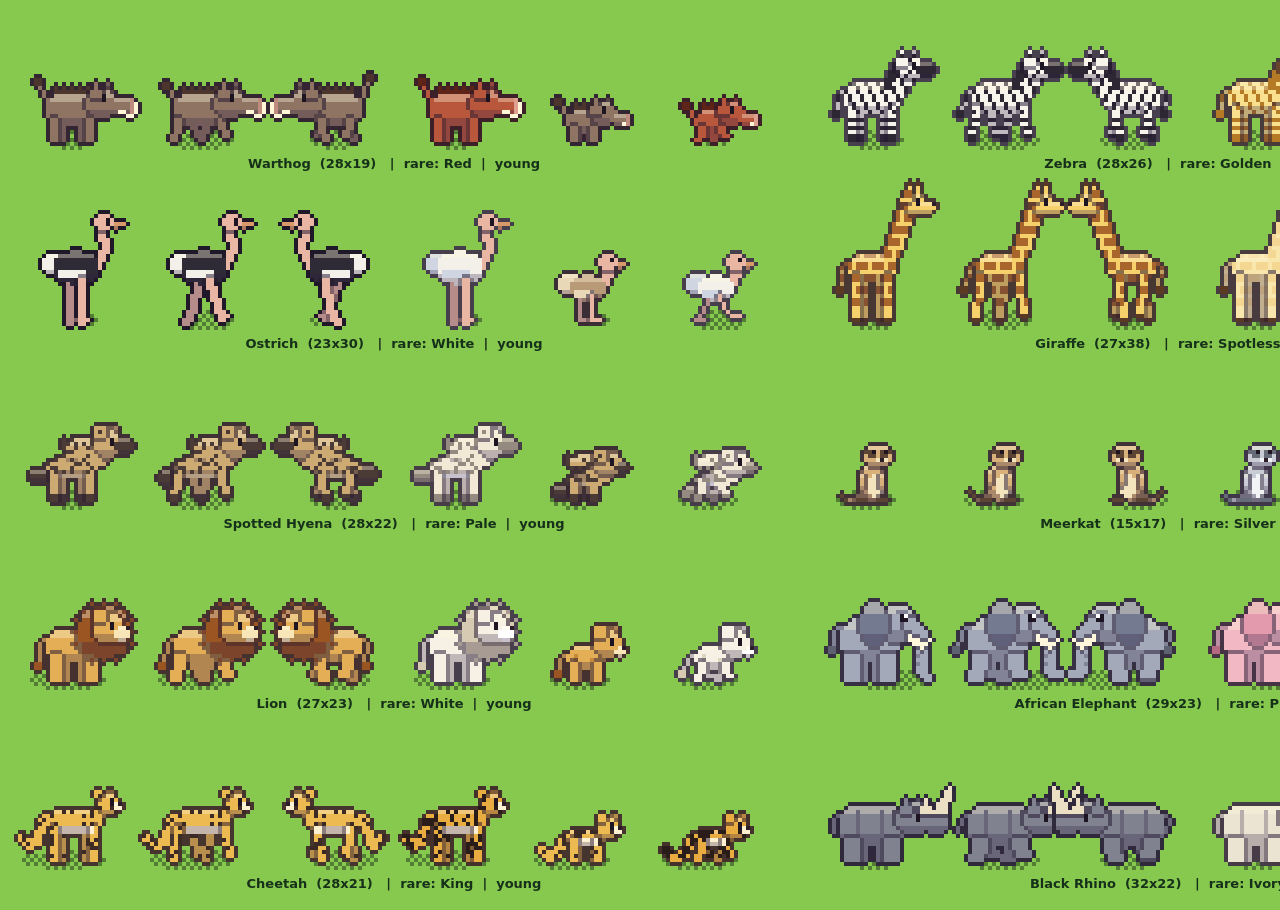
<file: test/art-sheet.html>
<!doctype html>
<html><head><meta charset="utf-8"><title>Wildside Zoo art sheets</title>
<style>
  html, body { margin: 0; background: #1e2a33; }
  canvas { display: block; image-rendering: pixelated; image-rendering: crisp-edges; }
</style></head><body>
<canvas id="c" width="10" height="10"></canvas>
<script src="../geo.js"></script>
<script src="../data.js"></script>
<script src="../sprites.js"></script>
<script>
/* Artist's contact sheets. Open with ?s=<sheet>: animals-<biome>, people, tiles, fences, buildings, extras, scene, scene2.
   test/art-shot.js renders every sheet to test/shots/art-<sheet>.png with headless Chromium. Words on these sheets are
   labels for checking the art only; the game itself draws no words on its canvas. */
'use strict';
var S = window.ZSprites, D = window.ZD, G = window.ZGeo, cv = document.getElementById('c'), g = cv.getContext('2d');
window.__err = []; window.onerror = function (m) { window.__err.push(String(m)); };
// ?d=2: style D (density 2) with ZGeo doubled the way the Lead will ship it; the sheet layout keeps today's geometry (G)
if (/[?&]d=2/.test(location.search)) {
  var A2 = [G.A[0] * 2, G.A[1] * 2], B2 = [G.B[0] * 2, G.B[1] * 2], g2 = { A: A2, B: B2 }, DET2 = A2[0] * B2[1] - B2[0] * A2[1];
  g2.CORNERS = G.CORNERS.map(function (c) { return [c[0] * 2, c[1] * 2]; }); g2.EDGES = G.EDGES; g2.W = G.W * 2; g2.H = G.H * 2; g2.HW = G.HW * 2; g2.HH = G.HH * 2;
  g2.toScreen = function (q, r) { return { x: A2[0] * q + B2[0] * r, y: A2[1] * q + B2[1] * r }; };
  g2.toAxial = function (x, y) { var a = G.toAxial(x / 2, y / 2); return a; };
  g2.edgeMidY = function (e) { return G.edgeMidY(e) * 2; }; g2.depth = function (q, r, dy) { return A2[1] * q + B2[1] * r + (dy || 0); };
  window.ZGeo = g2; S.setDensity(2);
}
var sheet = (location.search.match(/[?&]s=([\w:-]+)/) || [0, 'animals-savanna'])[1];
var GRASS = '#86c94e';
function size(w, h, bg) { cv.width = w; cv.height = h; g.imageSmoothingEnabled = false; g.fillStyle = bg || GRASS; g.fillRect(0, 0, w, h); }
function put(s, x, y, k) { k = (k || 1) / (s.d === 2 ? 2 : 1); g.drawImage(s.c, Math.round(x - s.ax * k), Math.round(y - s.ay * k), s.w * k, s.h * k); }
function label(t, x, y, col, sz) { g.font = 'bold ' + (sz || 13) + 'px system-ui, sans-serif'; g.textAlign = 'center'; g.fillStyle = col || '#16301a'; g.fillText(t, x, y); }
function hexes(list, x, y, k, fn) { list.forEach(function (c) { var p = G.toScreen(c[0], c[1]); fn(c, x + p.x * k, y + p.y * k); }); }

function animals(biome) {
  var list = D.SPECIES_LIST.filter(function (s) { return s.biome === biome; }), K = 4, CW = 128, RH = 180, perRow = 2, cols = 6;
  var water = biome === 'ocean';
  size(perRow * (cols * CW + 30), Math.ceil(list.length / perRow) * RH + 10, water ? '#4aa3d8' : biome === 'arctic' ? '#dfeef7' : GRASS);
  list.forEach(function (sp, i) {
    var x0 = (i % perRow) * (cols * CW + 30) + 10, y0 = Math.floor(i / perRow) * RH + RH - 34;
    var cells = [{}, { frame: 1 }, { frame: 3, flip: true }, { variant: true }, { juv: true }, { juv: true, variant: true, frame: 1 }];
    cells.forEach(function (o, n) { put(S.animal(sp.id, o), x0 + n * CW + CW / 2, y0, K); });
    var a = S.animal(sp.id, {});
    label(sp.name + '  (' + a.w + 'x' + a.h + ')   |  rare: ' + sp.variant + '  |  young', x0 + cols * CW / 2, y0 + 22, water ? '#06284a' : '#16301a');
  });
}
function habcheck(biome) { // every species of a biome standing on its own habitat ground: normal, rare, young
  var list = D.SPECIES_LIST.filter(function (sp) { return sp.biome === biome; }), K = 4, CW = 660, RH = 200;
  size(2 * CW + 20, Math.ceil(list.length / 2) * RH + 20, '#31414d');
  list.forEach(function (sp, i) { var x0 = 10 + (i % 2) * CW, y0 = Math.floor(i / 2) * RH + 110;
    [{}, { variant: true }, { juv: true }].forEach(function (o, n) { var x = x0 + 110 + n * 215; put(S.tile('hab:' + biome, n), x, y0, K); put(S.animal(sp.id, o), x, y0 + 12, K); });
    label(sp.name, x0 + 325, y0 + 86, '#fff'); });
}
function icons2() { // the word-replacing symbols at 1x to 4x on cream, dark brown and grass
  var names = S.ICONS.slice(S.ICONS.indexOf('stat-charm')), per = 7, CW = 190, RH = 86, rows = Math.ceil(names.length / per), bgs = ['#fbeccb', '#4a3526', GRASS];
  size(per * CW + 20, bgs.length * rows * RH + 90, '#fbeccb');
  ['stat-charm', 'stat-vigor', 'stat-wit', 'skill-care', 'skill-sci', 'skill-exp', 'skill-charm', 'rp', 'm-research', 'medal-gold', 'medal-silver', 'medal-bronze'].forEach(function (n, i) { // as in the game: 2x on a dark chip beside a number
    var x = 16 + i * 108, y = bgs.length * rows * RH + 34; g.fillStyle = '#4a3526'; g.fillRect(x, y, 96, 36); put(S.icon(n), x + 20, y + 30, 2); g.font = 'bold 18px system-ui, sans-serif'; g.textAlign = 'left'; g.fillStyle = '#fff'; g.fillText(String(12 + i * 7), x + 44, y + 25); });
  bgs.forEach(function (bg, b) { g.fillStyle = bg; g.fillRect(0, b * rows * RH, cv.width, rows * RH + (b === 2 ? 20 : 0)); g.textAlign = 'center';
    names.forEach(function (n, i) { var x = 14 + (i % per) * CW, y = b * rows * RH + Math.floor(i / per) * RH + 62, s = S.icon(n);
      put(s, x + 8, y, 1); put(s, x + 34, y, 2); put(s, x + 74, y, 3); put(s, x + 130, y, 4); label(n, x + 80, y + 15, b === 1 ? '#fff' : '#2a1d33', 11); }); });
}
function people() {
  var kinds = S.PERSON_KINDS, K = 4, CW = 64, RH = 104;
  size(16 * CW + 20, (Math.ceil(kinds.length / 4) + 3) * RH + 20, '#d8c9a3');
  kinds.forEach(function (k, i) {
    var x0 = (i % 4) * (4 * CW) + 10, y0 = Math.floor(i / 4) * RH + RH - 22;
    [{}, { frame: 1 }, { frame: 3 }, { flip: true, frame: 1 }].forEach(function (o, n) { put(S.person(k, o), x0 + n * CW + CW / 2, y0, K); });
    var a = S.person(k, {}); label(k + ' (' + a.w + 'x' + a.h + ')', x0 + 2 * CW, y0 + 18, '#3a2a1a');
  });
  var yv = Math.ceil(kinds.length / 4) * RH + RH - 22;
  for (var s = 0; s < 48; s++) put(S.person('visitor', { seed: s, frame: s % 4 === 3 ? 1 : 0, flip: s % 5 === 4 }), 10 + (s % 16) * CW + CW / 2, yv + Math.floor(s / 16) * RH, K);
  label('visitors, seeds 0 to 47', 8 * CW, yv + 2 * RH + 18, '#3a2a1a');
}
function tiles() {
  var K = 4, kinds = [];
  for (var i = 0; i < S.GRASS_VARIANTS; i++) kinds.push(['grass', i]);
  kinds.push(['path', 0], ['path', 1], ['locked', 0], ['locked', 1], ['water', 0]);
  D.BIOME_ORDER.forEach(function (b) { kinds.push(['hab:' + b, 0]); kinds.push(['hab:' + b, 1]); });
  var CW = 210, RH = 170, per = 6;
  size(per * CW + 20, Math.ceil(kinds.length / per) * RH + 330, '#31414d');
  kinds.forEach(function (k, n) { var x = 10 + (n % per) * CW + CW / 2, y = Math.floor(n / per) * RH + 80; put(S.tile(k[0], k[1]), x, y, K); label(k[0] + ' #' + k[1], x, y + 82, '#fff'); });
  // tiling check at 2x: a patch of mixed ground
  var y0 = Math.ceil(kinds.length / per) * RH + 60, kinds2 = ['grass', 'grass', 'path', 'hab:savanna', 'hab:arctic', 'water', 'hab:desert', 'locked', 'hab:jungle', 'hab:mountain', 'hab:ocean', 'hab:paleo', 'hab:mythic'];
  for (var r = 0; r < 6; r++) for (var q = 0; q < 12; q++) { var p = G.toScreen(q - (r >> 1), r), kk = r < 2 ? 'grass' : kinds2[(q + r * 5) % kinds2.length]; put(S.tile(kk, q * 7 + r * 13), 60 + p.x * 2, y0 + p.y * 2, 2); }
}
var SHAPE3 = [[0, 0], [1, 0], [0, 1]];
function ring(biome, cells, x, y, k, who) {
  var items = [], has = {};
  cells.forEach(function (c) { has[c[0] + ',' + c[1]] = 1; });
  hexes(cells, x, y, k, function (c, sx, sy) { put(S.tile('hab:' + biome, c[0] * 3 + c[1]), sx, sy, k); });
  hexes(cells, x, y, k, function (c, sx, sy) {
    G.EDGES.forEach(function (e, i) { if (has[(c[0] + e[0][0]) + ',' + (c[1] + e[0][1])]) return; var f = S.fence(biome, i); items.push({ s: f, x: sx, y: sy, d: sy + (f.sortDy || 0) * k }); });
  });
  (who || []).forEach(function (w) { var p = G.toScreen(w[1], w[2]); items.push({ s: w[0], x: x + (p.x + w[3]) * k, y: y + (p.y + w[4]) * k, d: y + (p.y + w[4]) * k }); });
  items.sort(function (a, b) { return a.d - b.d; });
  items.forEach(function (it) { put(it.s, it.x, it.y, k); });
}
function patch() { // 4 by 4 patch at 8x to check that neighbouring tiles meet exactly
  size(1500, 1300, '#ff00ff'); var kinds = ['grass', 'path', 'hab:savanna', 'water'];
  for (var r = 0; r < 4; r++) for (var q = 0; q < 4; q++) { var p = G.toScreen(q, r); put(S.tile(kinds[(q + r) % 4], q * 5 + r * 11), 240 + p.x * 8, 180 + p.y * 8, 8); }
}
function fences() {
  var K = 3, RH = 250; size(1180, 8 * RH + 380);
  ring('mythic', D.SHAPES.mythic, 300, 8 * RH + 180, K, [[S.animal('dragon', {}), 1, 0, 0, 6], [S.animal('unicorn', {}), -1, 0, 0, 4], [S.animal('phoenix', {}), 0, 1, 0, 4], [S.animal('griffin', {}), 0, -1, 0, 4], [S.person('visitor', { seed: 5 }), 0, 0, 0, 2]]);
  ring('ocean', D.SHAPES.ocean, 820, 8 * RH + 180, K, [[S.animal('dolphin', {}), 0, 0, 0, 4], [S.animal('turtle', {}), 1, 0, 0, 4], [S.animal('octopus', {}), 0, 1, 0, 6]]);
  D.BIOME_ORDER.forEach(function (b, n) {
    var y = n * RH + 110, sp = D.SPECIES_LIST.filter(function (s) { return s.biome === b; });
    ring(b, [[0, 0]], 110, y, K, [[S.animal(sp[0].id, {}), 0, 0, 0, 4]]);
    ring(b, SHAPE3, 370, y - 20, K, [[S.animal(sp[1].id, {}), 0, 0, -6, -6], [S.animal(sp[2].id, { flip: true }), 1, 0, 2, 6], [S.animal(sp[3].id, {}), 0, 1, 0, 4]]);
    for (var e = 0; e < 6; e++) { var f = S.fence(b, e), x = 700 + e * 80; put(S.tile('hab:' + b, 0), x, y - 30, 1.5); put(f, x, y - 30, 1.5); label(['NE', 'E', 'SE', 'SW', 'W', 'NW'][e] + ' ' + f.sortDy, x, y + 20); }
    label(D.BIOMES[b].name + ' fence', 800, y + 60);
  });
}
function buildings() {
  var K = 4, ids = D.FAC_ORDER.slice(), CW = 230, RH = 250, per = 5;
  size(per * CW + 20, (Math.ceil(ids.length / per) + 1) * RH + 80);
  ids.forEach(function (id, n) { var x = 10 + (n % per) * CW + CW / 2, y = Math.floor(n / per) * RH + 170; put(S.tile('grass', n), x, y, K); put(S.building(id, {}), x, y, K); var b = S.building(id, {}); label(D.FAC[id].name + ' (' + b.w + 'x' + b.h + ')', x, y + 72); });
  var y2 = Math.ceil(ids.length / per) * RH + 200, e = S.entrance();
  [-1, 0, 1].forEach(function (q) { var pq = G.toScreen(q, 0); put(S.tile(q ? 'grass' : 'path', q + 5), 300 + pq.x * K, y2 + pq.y * K, K); });
  put(e, 300, y2, K); label('entrance gate (' + e.w + 'x' + e.h + ')', 300, y2 + 76);
  put(S.tile('grass', 3), 800, y2, K); put(S.building('fountain', { frame: 1 }), 800, y2, K); label('fountain frame 1', 800, y2 + 76);
  put(S.tile('grass', 3), 1000, y2, K); put(S.building('nope', {}), 1000, y2, K); label('unknown id fallback', 1000, y2 + 76);
}
function extras() {
  var K = 4; size(1180, 700);
  var x = 60;
  S.DECOS.forEach(function (d) { for (var s = 0; s < 4; s++) { put(S.deco(d, s), x, 150, K); x += 52; } label(d, x - 130, 172); });
  var names = S.ICONS, K2 = 6;
  names.forEach(function (n, i) { var ix = 60 + (i % 10) * 114, iy = 290 + Math.floor(i / 10) * 130; put(S.icon(n), ix, iy, K2); put(S.icon(n), ix + 44, iy, 2); var s = S.icon(n); label(n + ' ' + s.w + 'x' + s.h, ix + 10, iy + 20, '#16301a', 12); });
  put(S.animal('zebra', {}), 560, 650, K); put(S.deco('crate', 0), 660, 650, K); put(S.animal('lion', { flip: true }), 770, 650, K); label('crate beside a zebra', 660, 672, '#16301a', 12);
  put(S.icon('nope'), 60, 640, K2); label('fallback', 60, 660, '#16301a', 12);
  put(S.animal('nope', {}), 200, 640, K); label('unknown animal', 200, 660, '#16301a', 12);
  put(S.person('nope', {}), 340, 640, K); label('unknown person', 340, 660, '#16301a', 12);
}

// ----- composed scene at the real game scale: 195 px wide buffer shown at 2x on a 390 px page -----
function scene(which) {
  var BW = 195, BH = 340, K = 2, buf = document.createElement('canvas'); buf.width = BW; buf.height = BH;
  var b = buf.getContext('2d'); b.imageSmoothingEnabled = false; b.fillStyle = '#2f6d8e'; b.fillRect(0, 0, BW, BH);
  var COLS = 6, ROWS = 17, cell = {}, items = [];
  function ax(c, r) { return [c - (r >> 1), r]; }
  function key(q, r) { return q + ',' + r; }
  for (var r = 0; r < ROWS; r++) for (var c = -1; c < COLS + 1; c++) { var a = ax(c, r); cell[key(a[0], a[1])] = { q: a[0], r: a[1], t: r < 2 ? 'locked' : 'grass' }; }
  function setc(c, r, t, extra) { var a = ax(c, r), o = cell[key(a[0], a[1])]; if (!o) return null; o.t = t; if (extra) for (var k in extra) o[k] = extra[k]; return o; }
  function hab(biome, c, r, shape) { var a = ax(c, r), out = []; shape.forEach(function (s) { var o = cell[key(a[0] + s[0], a[1] + s[1])]; if (o) { o.t = 'hab'; o.b = biome; o.h = biome + c + r; out.push(o); } }); return out; }
  var H = [];
  if (which === 2) {
    H.push(['ocean', hab('ocean', 2, 5, D.SHAPES.ocean)]); H.push(['paleo', hab('paleo', 1, 10, [[0, 0], [1, 0], [2, 0], [0, 1], [1, 1]])]);
    H.push(['mythic', hab('mythic', 4, 13, [[0, 0], [1, 0], [0, 1]])]); H.push(['mountain', hab('mountain', 0, 13, [[0, 0], [1, 0], [0, 1]])]);
    [[2, 16], [2, 15], [2, 14], [3, 13], [3, 12], [0, 8], [1, 8], [2, 8], [3, 8], [4, 8], [4, 9], [4, 10], [4, 11], [3, 12]].forEach(function (p) { setc(p[0], p[1], 'path'); });
    setc(5, 9, 'fac', { f: 'cafe' }); setc(5, 10, 'fac', { f: 'playground' }); setc(5, 11, 'fac', { f: 'lab' }); setc(4, 12, 'fac', { f: 'deck' }); setc(0, 9, 'fac', { f: 'kiosk' }); setc(1, 15, 'fac', { f: 'photo' }); setc(3, 15, 'fac', { f: 'vet' });
    setc(0, 3, 'fac', { f: 'gate' }); setc(2, 2, 'fac', { f: 'pavilion' }); setc(4, 3, 'fac', { f: 'center' });
  } else {
    H.push(['savanna', hab('savanna', 0, 11, D.SHAPES.savanna)]); H.push(['arctic', hab('arctic', 3, 4, [[0, 0], [1, 0], [0, 1], [1, 1], [2, 0]])]);
    H.push(['jungle', hab('jungle', 3, 11, D.SHAPES.jungle)]); H.push(['desert', hab('desert', 0, 5, [[0, 0], [1, 0], [0, 1]])]);
    [[2, 16], [2, 15], [2, 14], [2, 13], [2, 12], [2, 11], [2, 10], [2, 9], [0, 8], [1, 8], [2, 8], [3, 8], [4, 8], [5, 8], [2, 7], [2, 6], [2, 5], [2, 4], [2, 3]].forEach(function (p) { setc(p[0], p[1], 'path'); });
    setc(1, 9, 'fac', { f: 'snack' }); setc(3, 9, 'fac', { f: 'bench' }); setc(4, 7, 'fac', { f: 'icecream' }); setc(3, 13, 'fac', { f: 'gift' }); setc(1, 14, 'fac', { f: 'restroom' }); setc(1, 7, 'fac', { f: 'fountain' }); setc(4, 9, 'fac', { f: 'photo' });
    setc(3, 15, 'fac', { f: 'kiosk' });
  }
  var cc = ax(2, 9), cp = G.toScreen(cc[0], cc[1]), ox = Math.round(BW / 2 - cp.x), oy = Math.round(BH / 2 - cp.y);
  function P(o) { var p = G.toScreen(o.q, o.r); return { x: p.x + ox, y: p.y + oy }; }
  var all = Object.keys(cell).map(function (k) { return cell[k]; }).sort(function (a, c2) { return a.r - c2.r || a.q - c2.q; });
  all.forEach(function (o) { var p = P(o), t = o.t === 'hab' ? 'hab:' + o.b : o.t === 'fac' ? 'grass' : o.t; var s = S.tile(t, o.q * 7 + o.r * 13); b.drawImage(s.c, Math.round(p.x - s.ax), Math.round(p.y - s.ay)); });
  function add(s, x, y, d) { items.push({ s: s, x: x, y: y, d: d == null ? y : d }); }
  all.forEach(function (o) {
    var p = P(o), hsh = Math.abs((o.q * 73856093) ^ (o.r * 19349663));
    if (o.t === 'hab') G.EDGES.forEach(function (e, i) { var n = cell[key(o.q + e[0][0], o.r + e[0][1])]; if (n && n.h === o.h) return; var f = S.fence(o.b, i); add(f, p.x, p.y, p.y + f.sortDy); });
    if (o.t === 'fac') add(S.building(o.f, {}), p.x, p.y, p.y + 2);
    if (o.t === 'grass' && hsh % 5 < 2) add(S.deco(['tree', 'tree', 'bush', 'flowers', 'rock', 'tree'][hsh % 6], hsh % 7), p.x + (hsh % 9) - 4, p.y + 3 + (hsh % 5));
    if (o.t === 'locked' && hsh % 3 === 0) add(S.deco('tree', hsh % 7), p.x, p.y + 4);
  });
  var pick = { savanna: [['lion', 0], ['zebra', 0], ['giraffe', 0], ['elephant', 0, 1]], arctic: [['penguin', 0], ['polarbear', 0], ['penguin', 0, 1], ['walrus', 0], ['seal', 0]], jungle: [['gorilla', 0], ['toucan', 0], ['jaguar', 0], ['capybara', 0]], desert: [['kangaroo', 0], ['camel', 0], ['koala', 0]],
    ocean: [['dolphin', 0], ['turtle', 0], ['clownfish', 0], ['octopus', 0], ['reefshark', 0], ['manta', 0], ['whaleshark', 0]], paleo: [['trex', 0], ['triceratops', 0], ['raptor', 0], ['mammoth', 0], ['dodo', 0]], mythic: [['dragon', 0], ['unicorn', 0], ['phoenix', 0]], mountain: [['panda', 0], ['redpanda', 0], ['yak', 0]] };
  H.forEach(function (h, hi) { var list = pick[h[0]] || []; h[1].forEach(function (o, i) { var a = list[i % list.length]; if (!a || i >= list.length) return; var p = P(o); add(S.animal(a[0], { flip: (i + hi) % 2 === 1, juv: !!a[2], frame: i % 2 }), p.x + ((i * 7) % 9) - 4, p.y + 5 + (i % 3) * 2); }); });
  var vis = 0, staffKinds = ['keeper', 'guide', 'vet'];
  all.forEach(function (o) { if (o.t !== 'path' || o.r < 2) return; var p = P(o), hsh = Math.abs((o.q * 83492791) ^ (o.r * 2971215073 | 0)); if (hsh % 3 === 2) return; vis++; add(S.person('visitor', { seed: hsh % 97, frame: hsh % 4, flip: hsh % 2 === 0 }), p.x + (hsh % 15) - 7, p.y + (hsh % 7) - 2); if (hsh % 4 === 0) add(S.person('visitor', { seed: (hsh >> 3) % 97, frame: 1 }), p.x + 9, p.y + 6); });
  var k1 = H[0][1][0], pk = P(k1); add(S.person(staffKinds[0], { frame: 0 }), pk.x + 12, pk.y - 4);
  var ent = cell[key(ax(2, 16)[0], 16)], pe = P(ent); add(S.entrance(), pe.x, pe.y, pe.y + 6);
  add(S.person(which === 2 ? 'director' : 'trader', {}), pe.x + 18, pe.y - 12);
  add(S.deco('crate', 0), pe.x - 30, pe.y - 22); add(S.animal('zebra', {}), pe.x - 52, pe.y - 18);
  items.sort(function (a, c2) { return a.d - c2.d; });
  items.forEach(function (it) { b.drawImage(it.s.c, Math.round(it.x - it.s.ax), Math.round(it.y - it.s.ay)); });
  // on-floor icons float above everything
  var ic = [['ready-event', H[0][1][0]], ['ready-breed', H[1][1][0]], ['busy', H[2][1][0]], ['choice', H[3][1][0]]];
  ic.forEach(function (i) { var p = P(i[1]), s = S.icon(i[0]); b.drawImage(s.c, Math.round(p.x - s.ax), Math.round(p.y - 26 - s.ay)); });
  size(BW * K, BH * K, '#000'); g.drawImage(buf, 0, 0, BW * K, BH * K);
}

try {
  if (S.init) S.init();
  if (sheet.indexOf('animals-') === 0) animals(sheet.slice(8)); else if (sheet.indexOf('habcheck-') === 0) habcheck(sheet.slice(9));
  else if (sheet === 'people') people(); else if (sheet === 'tiles') tiles(); else if (sheet === 'fences') fences();
  else if (sheet === 'buildings') buildings(); else if (sheet === 'patch') patch(); else if (sheet === 'icons2') icons2(); else if (sheet === 'extras') extras(); else if (sheet === 'scene2') scene(2); else scene(1);
} catch (e) { window.__err.push(String(e && e.stack || e)); }
window.__done = true;
</script></body></html>
</file>
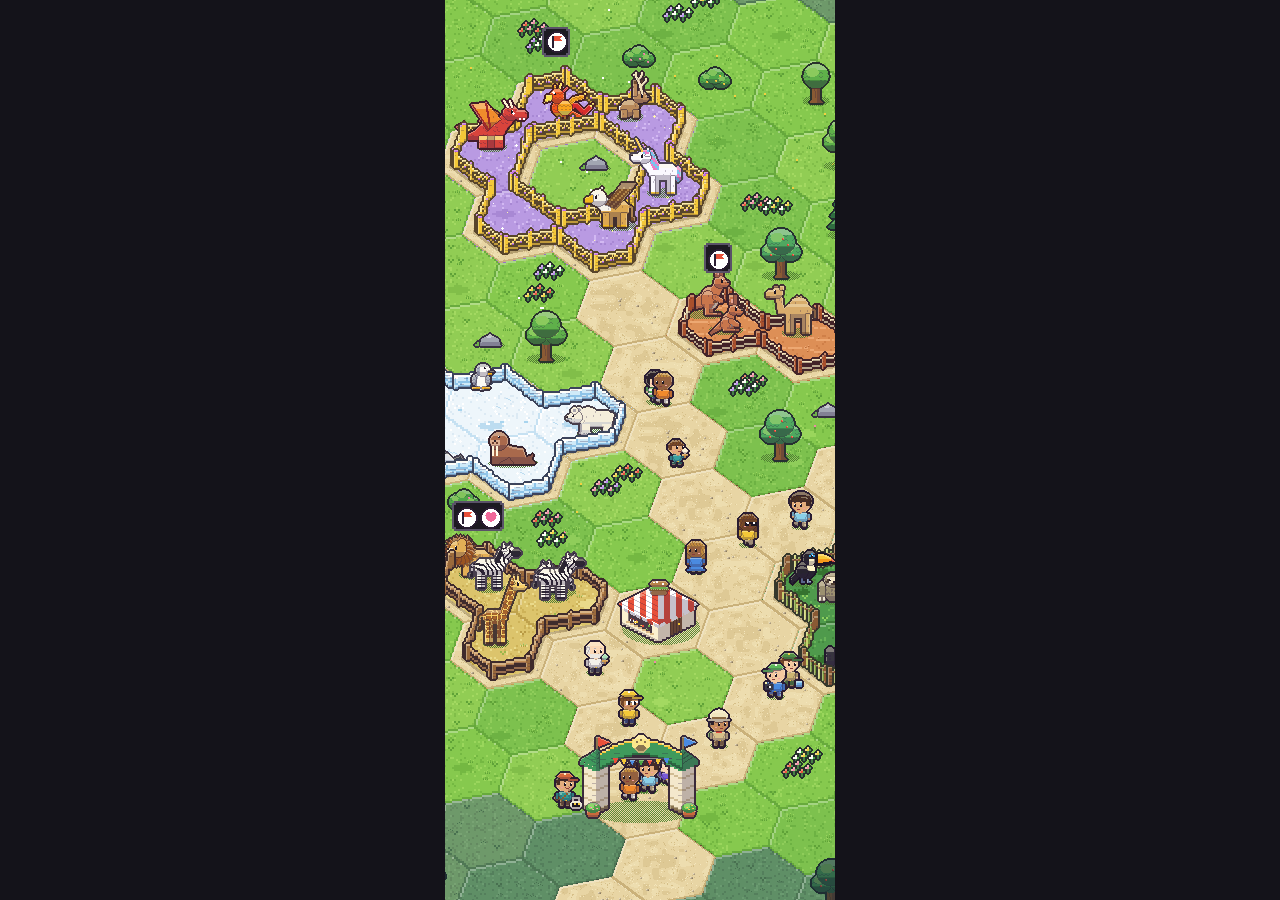
<file: test/render-floor.html>
<!DOCTYPE html>
<html lang="en">
<head>
<meta charset="utf-8">
<meta name="viewport" content="width=device-width, initial-scale=1, maximum-scale=1, user-scalable=no">
<title>Wildside Zoo: floor harness</title>
<style>
  html, body { margin: 0; height: 100%; background: #14131a; overflow: hidden; }
  #col { position: relative; width: 100%; max-width: 390px; height: 100%; margin: 0 auto; overflow: hidden; }
  #floor { display: block; width: 100%; height: 100%; }
  #placement-bar { position: absolute; left: 0; right: 0; bottom: 0; }
  #placement-note { position: absolute; left: 0; right: 0; bottom: 74px; }
</style>
</head>
<body>
<div id="col"><canvas id="floor"></canvas><div id="placement-note"></div><div id="placement-bar"></div></div>
<script>
/* Renderer test harness (floor only). ?stub=1 skips sprites.js so the built-in flat shapes are used. ?rows=N sets owned rows.
   A seeded Math.random keeps screenshots repeatable. ?d=1 / ?d=2 force an art density (default: geo.js's switch).
   Wished-for spots below are in old art pixels and multiplied by ZGeo.DENSITY. */
(function () { let s = 12345; Math.random = function () { s = (s * 1664525 + 1013904223) >>> 0; return s / 4294967296; }; })();
window.RT = { errors: [], taps: [], placed: [], cancelled: 0, done: 0, log: [] };
window.addEventListener('error', function (e) { RT.errors.push((e.filename || '').split('/').pop() + ': ' + e.message); });
var STUB = /[?&]stub=1/.test(location.search);
var DM = /[?&]d=(1|2)\b/.exec(location.search); if (DM) window.ZWZ_DENSITY = +DM[1]; // ?d=1 shows the old density for side-by-side comparisons (the game uses geo.js's switch)
['../data.js', '../engine.js', '../geo.js'].concat(STUB ? [] : ['../sprites.js']).concat(['../render.js']).forEach(function (src) { document.write('<script src="' + src + '"><\/script>'); });
</script>
<script>
(function () {
  var D = ZD, Z = ZE, log = RT.log;
  var BLANK = /[?&]blank=1/.test(location.search);
  var S = BLANK ? Z.newGame() : Z.newGame(null, { starter: true }); // the demo zoo grows from the classic pre-built start
  if (/[?&]blank=1/.test(location.search)) { // bare land, as a brand-new zoo: nothing built, nobody housed, no visitors
    RT.simulatedBlank = S.items.length > 0; if (RT.simulatedBlank) { S.items = []; S.animals.forEach(function (a) { a.hab = null; }); S.projects = []; try { Z.refresh(S); } catch (e) { log.push('refresh: ' + e.message); } }
    S.visitorsLast = 0; S.reports = []; S.fx = []; RT.S = S; RT.H = {};
    ZRender.init(document.getElementById('floor'), { getState: function () { return S; }, onTap: function (t) { RT.taps.push({ q: t.q, r: t.r, item: t.item ? t.item.id : null }); } });
    RT.place = function (spec) { return ZRender.startPlacement(spec, { onPlace: function (q, r, rot) { RT.placed.push({ q: q, r: r, rot: rot }); var res = Z.build(S, spec.kind, spec.t, q, r, rot); if (res.ok && spec.kind === 'hab') { var it = S.items[S.items.length - 1]; S.animals.forEach(function (a) { if (a.hab == null && ZD.SPECIES[a.sp].biome === spec.t) { a.hab = it.id; RT.housedByHarness = true; } }); } return res; }, onCancel: function () { RT.cancelled++; }, onDone: function () { RT.done++; } }); };
    RT.ready = true; return;
  }
  S.money = 1e10; S.rp = 1e6;
  D.BIOME_ORDER.forEach(function (b) { S.regions[b] = true; });
  D.FAC_ORDER.forEach(function (f) { S.research['fac:' + f] = true; });
  var m = /[?&]rows=(\d+)/.exec(location.search), rows = m ? +m[1] : 14;
  if (S.rows != null) S.rows = Math.min(D.GRID_H, Math.max(S.rows, rows)); else if (S.cols != null) S.cols = D.GRID_W;
  var ent = Z.entrance ? Z.entrance(S) : null;
  var cells = [];
  for (var r = 0; r < D.GRID_H; r++) for (var c = 0; c < D.GRID_W; c++) { var a = Z.fromOffset(c, r); if (Z.inLand(S, a[0], a[1])) cells.push({ q: a[0], r: a[1], p: ZGeo.toScreen(a[0], a[1]) }); }
  var KD = ZGeo.DENSITY || 1;
  var ex = ent ? ZGeo.toScreen(ent.q, ent.r) : { x: 240 * KD, y: 380 * KD };
  var occ = function () { return Z.occupancy(S); };
  var DIRS = ZGeo.EDGES.map(function (e) { return e[0]; });
  // habitats: nearest valid spot to a wished-for point (relative to the entrance), keeping a one-hex walkway around each
  function placeHab(t, dx, dy) {
    var g = occ(), best = null;
    cells.forEach(function (cell) {
      for (var rot = 0; rot < 6; rot++) {
        if (!Z.canPlace(S, 'hab', t, cell.q, cell.r, rot)) continue;
        var cs = Z.cellsOf('hab', t, cell.q, cell.r, rot), clear = true, sx = 0, sy = 0;
        cs.forEach(function (k) { var p = ZGeo.toScreen(k[0], k[1]); sx += p.x; sy += p.y; DIRS.forEach(function (d) { var q = k[0] + d[0], rr = k[1] + d[1]; if (g[q + ',' + rr] || (ent && q === ent.q && rr === ent.r)) clear = false; }); });
        if (!clear) continue;
        var d2 = Math.pow(sx / cs.length - (ex.x + dx * KD), 2) + Math.pow((sy / cs.length - (ex.y + dy)) * 2, 2);
        if (!best || d2 < best.d) best = { d: d2, q: cell.q, r: cell.r, rot: rot };
      }
    });
    if (!best) { log.push('no spot for ' + t); return null; }
    var res = Z.build(S, 'hab', t, best.q, best.r, best.rot); if (!res.ok) { log.push(t + ': ' + res.msg); return null; }
    return S.items[S.items.length - 1];
  }
  // facilities: a free hex one step out from the given habitat, across its walkway ring (nothing may stand against a habitat
  // since Update 7), preferring the side nearest the entrance
  function placeFac(t, hab, nth) {
    var list = [];
    if (!hab) return null;
    var ringOf = Z.ringCells ? Z.ringCells(S, hab.id) : Z.cells(hab);
    ringOf.forEach(function (k) { DIRS.forEach(function (d) { var q = k[0] + d[0], rr = k[1] + d[1]; if (Z.canPlace(S, 'fac', t, q, rr, 0) && !(Math.abs(ZGeo.toScreen(q, rr).x - ex.x) < 60 * KD && ex.y - ZGeo.toScreen(q, rr).y < 70 * KD) && !list.some(function (o) { return o.q === q && o.r === rr; })) { var p = ZGeo.toScreen(q, rr); list.push({ q: q, r: rr, d: Math.abs(p.x - ex.x) + Math.abs(p.y - ex.y) * 2 }); } }); });
    list.sort(function (a, b) { return a.d - b.d; });
    var pick = list[Math.min(nth || 0, list.length - 1)]; if (!pick) { log.push('no spot for ' + t); return null; }
    var res = Z.build(S, 'fac', t, pick.q, pick.r, 0); if (!res.ok) log.push(t + ': ' + res.msg);
    return res.ok ? S.items[S.items.length - 1] : null;
  }
  var sav = S.items.find(function (i) { return i.k === 'hab'; });
  var H = { savanna: sav };
  // the starting snack stand may sit right beside the gate: for the showcase move it to another free hex touching the savanna
  (function () { var sn = S.items.find(function (i) { return i.k === 'fac'; }); if (!sn || !ent || !sav || Math.abs(sn.q - ent.q) + Math.abs(sn.r - ent.r) > 2) return; var done = false; Z.cells(sav).forEach(function (k) { DIRS.forEach(function (d) { var q = k[0] + d[0], rr = k[1] + d[1]; if (!done && rr < ent.r - 1 && Z.canPlace(S, 'fac', sn.t, q, rr, 0, sn.id)) done = Z.move(S, sn.id, q, rr, 0).ok; }); }); })();
  var RSU = ZGeo.RS || (ZGeo.B ? ZGeo.B[1] * 0.85 : 28); // wished-for spots are in hex rows above the gate, so they follow the geometry
  H.jungle = placeHab('jungle', 80, -3.2 * RSU);
  H.arctic = placeHab('arctic', -85, -6.5 * RSU);
  H.desert = placeHab('desert', 110, -8 * RSU);
  H.mythic = placeHab('mythic', -10, -11.2 * RSU);
  if (/[?&]full=1/.test(location.search)) { H.ocean = placeHab('ocean', -150, -11 * RSU); H.mountain = placeHab('mountain', 190, -11.5 * RSU); }
  placeFac('bench', H.savanna, 1); placeFac('icecream', H.arctic, 0); placeFac('gift', H.jungle, 1);
  placeFac('photo', H.desert, 1); placeFac('fountain', H.mythic, 0);
  // animals: copies of a starting animal with the species, home and age changed
  var proto = S.animals[0];
  function addAnimal(sp, hab, o) { if (!hab || !D.SPECIES[sp]) return; var a = JSON.parse(JSON.stringify(proto)); a.id = S.nextId++; a.sp = sp; a.hab = hab.id; a.name = sp; a.sex = S.animals.length % 2 ? 'F' : 'M'; a.born = null; a.variant = false; Object.assign(a, o || {}); S.animals.push(a); if (S.book && !S.book[sp]) S.book[sp] = { variant: false, bred: false, best: 0, at: 0 }; }
  addAnimal('giraffe', H.savanna); addAnimal('lion', H.savanna); addAnimal('zebra', H.savanna, { born: 0 });
  ['toucan', 'jaguar', 'gorilla', 'capybara', 'sloth'].forEach(function (s) { addAnimal(s, H.jungle); });
  ['penguin', 'penguin', 'polarbear', 'seal', 'walrus', 'arcticfox'].forEach(function (s, i) { addAnimal(s, H.arctic, i === 1 ? { born: 0 } : null); });
  ['kangaroo', 'camel', 'emu', 'koala', 'kangaroo'].forEach(function (s, i) { addAnimal(s, H.desert, i === 4 ? { born: 0 } : null); });
  ['unicorn', 'dragon', 'griffin', 'phoenix', 'jackalope'].forEach(function (s) { addAnimal(s, H.mythic); });
  ['dolphin', 'turtle', 'clownfish', 'octopus', 'reefshark', 'manta'].forEach(function (s) { addAnimal(s, H.ocean); });
  ['panda', 'redpanda', 'goat', 'snowleopard', 'yak', 'eagle'].forEach(function (s, i) { addAnimal(s, H.mountain, i === 0 ? { variant: true } : null); });
  try { Z.refresh(S); } catch (e) { log.push('refresh: ' + e.message); }
  try { var lead = S.staff[0]; if (H.jungle && lead) { var er = Z.startEvent(S, H.jungle.id, 'feeding', lead.id); if (!er.ok) log.push('event: ' + er.msg); } } catch (e) { log.push('event: ' + e.message); }
  S.week = Math.max(S.week, 1); S.visitorsLast = 1400; S.reports = []; S.fx = [];
  RT.S = S; RT.H = H;
  ZRender.init(document.getElementById('floor'), { getState: function () { return S; }, onTap: function (t) { RT.taps.push({ q: t.q, r: t.r, item: t.item ? t.item.id : null }); } });
  RT.place = function (spec) {
    return ZRender.startPlacement(spec, {
      onPlace: function (q, r, rot) { RT.placed.push({ q: q, r: r, rot: rot }); if (spec.refuse) return { ok: false, msg: 'Not enough money.' }; return spec.real ? Z.build(S, spec.kind, spec.t, q, r, rot) : { ok: true }; },
      onCancel: function () { RT.cancelled++; },
      onDone: spec.noDone ? undefined : function () { RT.done++; }
    });
  };
  RT.ready = true;
})();
</script>
</body>
</html>
</file>
<file: style.css>
/* Wildside Zoo: shell styles. Kairosoft-style chunky pixel panels. Owned by the Shell teammate. No web fonts, no external files. */
:root {
  --ink: #3b2a1a; --ink2: #6b5238; --cream: #fff4d6; --cream2: #f6e2ac; --paper: #fffaf0; --line: #dcc48e;
  --bd: #4a3220;                       /* the dark pixel outline used everywhere */
  --green: #58b84a; --green-d: #357d2e; --blue: #4aa3df; --blue-d: #2a6fa3; --orange: #f2a63a; --orange-d: #b56f10; --red: #e0584a; --red-d: #9e2e24; --gold: #ffcf33; --gold-d: #b8860b;
  --charm: #e86fa0; --vigor: #e8923a; --wit: #4aa3df;
  --good: #2f8a3a; --bad: #c0392b;
  --safe-t: env(safe-area-inset-top, 0px); --safe-b: env(safe-area-inset-bottom, 0px); --safe-l: env(safe-area-inset-left, 0px); --safe-r: env(safe-area-inset-right, 0px);
  --font: ui-rounded, "SF Pro Rounded", system-ui, -apple-system, "Segoe UI", Roboto, sans-serif;
}
* { box-sizing: border-box; -webkit-tap-highlight-color: transparent; }
html, body { height: 100%; height: 100dvh; width: 100%; margin: 0; overflow: hidden; overscroll-behavior: none; background: var(--ink); touch-action: manipulation; }
body { font: 600 15px/1.3 var(--font); font-variant-numeric: tabular-nums; -webkit-font-smoothing: antialiased; -moz-osx-font-smoothing: grayscale; text-rendering: optimizeLegibility; color: var(--ink); -webkit-user-select: none; user-select: none; -webkit-touch-callout: none; position: fixed; inset: 0; width: 100%; }
textarea, input { -webkit-user-select: text; user-select: text; }
img.px, .px, canvas { image-rendering: pixelated; image-rendering: crisp-edges; image-rendering: pixelated; }
button { font: inherit; color: inherit; }

/* ---------- page column ---------- */
#app { position: fixed; top: 0; left: 0; right: 0; bottom: 0; margin: 0 auto; width: 100%; max-width: none; display: flex; flex-direction: column; background: var(--ink); overflow: hidden; box-shadow: 0 0 0 3px #0e170e; }
#strip { flex: none; background: var(--ink); color: var(--cream); padding: calc(16px + var(--safe-t)) calc(10px + var(--safe-r)) 6px calc(10px + var(--safe-l)); border-bottom: 3px solid #000; }
.srow { display: flex; align-items: center; justify-content: space-between; min-height: 22px; gap: 8px; }
.srow .date { font-size: 14px; letter-spacing: .02em; }
.chipm { display: inline-flex; align-items: center; gap: 6px; font-size: 16px; }
.chipm .v.neg { color: #ff8d80; }
i.coin { width: 14px; height: 14px; background: var(--gold); border: 2px solid var(--gold-d); border-radius: 50%; box-shadow: 1px 1px 0 #000; display: inline-block; }
i.guest { width: 14px; height: 16px; display: inline-block; position: relative; }
i.guest::before { content: ""; position: absolute; left: 4px; top: 0; width: 6px; height: 6px; background: #f1c9a0; box-shadow: 0 0 0 1px #000; }
i.guest::after { content: ""; position: absolute; left: 2px; top: 7px; width: 10px; height: 8px; background: var(--blue); box-shadow: 0 0 0 1px #000; }
#stage { position: relative; flex: 1; min-height: 0; display: flex; flex-direction: column; }
#floor-wrap { position: relative; flex: 1; min-height: 0; background: #2d4a2a; overflow: hidden; }
#floor { position: absolute; inset: 0; width: 100%; height: 100%; display: block; touch-action: none; }
#news { position: absolute; left: calc(10px + var(--safe-l)); right: calc(10px + var(--safe-r)); bottom: calc(10px + var(--safe-b)); z-index: 10; padding: 6px 12px; background: #1e140a; color: var(--cream); font-size: 13px; line-height: 20px; white-space: nowrap; overflow: hidden; text-overflow: ellipsis;
  box-shadow: 0 -2px 0 0 #000, 0 2px 0 0 #000, -2px 0 0 0 #000, 2px 0 0 0 #000; visibility: hidden; pointer-events: none; }
#news.show { visibility: visible; pointer-events: auto; animation: newsin .2s steps(3); }
@keyframes newsin { from { transform: translateY(12px); } to { transform: none; } }
body.screens-open #news, body.placing #news, body.title-on #news { visibility: hidden; pointer-events: none; }
#news.bad { color: #ffb0a4; } #news.good { color: #bff0a6; }
#placement-note { position: absolute; left: 10px; right: 10px; bottom: calc(86px + var(--safe-b)); text-align: center; pointer-events: none; }
#placement-note:empty { display: none; }
#placement-note { background: var(--cream); color: var(--ink); padding: 6px 10px; box-shadow: 0 -3px 0 0 var(--bd), 0 3px 0 0 var(--bd), -3px 0 0 0 var(--bd), 3px 0 0 0 var(--bd); margin: 3px 3px; font-size: 14px; width: auto; }
#placement-bar { position: absolute; left: 0; right: 0; bottom: 0; display: flex; gap: 10px; padding: 8px calc(12px + var(--safe-r)) calc(10px + var(--safe-b)) calc(12px + var(--safe-l)); pointer-events: none; }
#placement-bar:empty { display: none; }
#placement-bar > * { pointer-events: auto; flex: 1; min-height: 58px; }
#placement-bar button { flex: 1; min-height: 58px; position: relative; margin: 3px; padding: 8px 10px; border: 0; background: var(--cream2); color: var(--ink); font: inherit; font-size: 17px; font-weight: 700; cursor: pointer;
  box-shadow: 0 -3px 0 0 var(--bd), 0 3px 0 0 var(--bd), -3px 0 0 0 var(--bd), 3px 0 0 0 var(--bd), inset 0 -5px 0 var(--sh), inset 0 3px 0 var(--hl); }
#placement-bar button:nth-child(2) { background: var(--green); color: #fff; }
#placement-bar button:active { transform: translateY(2px); }

/* ---------- screen stack ---------- */
#screens { position: absolute; inset: 0; pointer-events: none; z-index: 20; }
.layer { position: absolute; inset: 0; display: flex; padding: 6px calc(6px + var(--safe-r)) calc(6px + var(--safe-b)) calc(6px + var(--safe-l)); pointer-events: auto; animation: layerin .14s ease-out; }
.layer[hidden] { display: none; }
.layer.modal { align-items: center; justify-content: center; }
.layer.entering .panel { pointer-events: none; }
@keyframes layerin { from { transform: translateY(18px); } to { transform: none; } }
.panel { flex: 1; min-height: 0; min-width: 0; margin: 3px; display: flex; flex-direction: column; background: var(--cream); position: relative;
  box-shadow: 0 -3px 0 0 var(--bd), 0 3px 0 0 var(--bd), -3px 0 0 0 var(--bd), 3px 0 0 0 var(--bd), 0 8px 0 0 #1f160d; }
.modal .panel { flex: 0 1 auto; width: 100%; max-height: 100%; }
.ptitle { flex: none; background: var(--blue); color: #fff; font-size: 19px; font-weight: 700; text-align: center; padding: 9px 12px 8px; border-bottom: 3px solid var(--bd); letter-spacing: .02em; }
.pbody { flex: 1 1 auto; min-height: 0; min-width: 0; overflow-y: auto; overflow-x: hidden; padding: 14px 12px; -webkit-overflow-scrolling: touch; overscroll-behavior: contain; display: flex; flex-direction: column; gap: 10px; touch-action: pan-y; }
.modal .pbody { flex: 0 1 auto; }
.pfoot { flex: none; padding: 6px 10px 10px; border-top: 3px solid var(--bd); background: var(--cream2); }
.pfoot .btn { width: calc(100% - 6px); }
.defcard .ptitle, .confirm .ptitle { background: var(--orange); }
.ctext { font-size: 16px; text-align: center; line-height: 1.4; padding: 4px 4px; }


/* ---------- buttons ---------- */
.btn { position: relative; display: inline-flex; align-items: center; justify-content: center; gap: 8px; min-height: 48px; margin: 3px; padding: 8px 14px; border: 0; background: var(--cream2); color: var(--ink); font-weight: 700; font-size: 16px; cursor: pointer; text-align: center; line-height: 1.15;
  box-shadow: 0 -3px 0 0 var(--bd), 0 3px 0 0 var(--bd), -3px 0 0 0 var(--bd), 3px 0 0 0 var(--bd), inset 0 -5px 0 var(--sh), inset 0 3px 0 var(--hl); }
.btn:active:not(.disabled) { transform: translateY(2px); box-shadow: 0 -3px 0 0 var(--bd), 0 3px 0 0 var(--bd), -3px 0 0 0 var(--bd), 3px 0 0 0 var(--bd), inset 0 3px 0 var(--sh); }
.btn .lbl { display: block; } .btn .sub { display: block; font-size: 12px; font-weight: 700; color: var(--ink2); }
.btn.big { min-height: 60px; font-size: 18px; }
.btn.primary { background: var(--green); color: #fff; } .btn.primary .sub { color: #e8ffd8; }
.btn.blue { background: var(--blue); color: #fff; } .btn.blue .sub { color: #e0f2ff; }
.btn.warn { background: var(--orange); color: #fff; }
.btn.danger { background: var(--red); color: #fff; }
.btn.ghost { background: var(--paper); }
.btn.back { background: var(--orange); color: #fff; }

.btnrow { display: flex; gap: 10px; } .btnrow > .btn { flex: 1; }
.ico { display: inline-block; width: auto; height: 28px; flex: none; }
.ico.ph { width: 28px; height: 28px; line-height: 28px; text-align: center; background: var(--cream2); box-shadow: 0 0 0 2px var(--bd); font-size: 16px; font-weight: 700; color: var(--ink2); }

/* ---------- icon grid (main menu) ---------- */
.grid { display: grid; grid-template-columns: repeat(3, 1fr); gap: 10px; }
.btn.gbox { flex-direction: column; justify-content: center; min-height: 104px; padding: 10px 4px; margin: 3px; gap: 6px; font-size: 15px; }
.gbox .ico { height: 48px; } .gbox .ico.ph { width: 48px; height: 48px; line-height: 48px; font-size: 26px; }

/* ---------- list rows ---------- */
.list { display: flex; flex-direction: column; gap: 8px; }
.row { display: flex; align-items: center; gap: 10px; min-height: 64px; margin: 2px 0; padding: 6px 10px 6px 6px; background: var(--paper); border: 0; text-align: left; width: 100%; font-weight: 700;
  box-shadow: 0 -2px 0 0 var(--line), 0 2px 0 0 var(--line), -2px 0 0 0 var(--line), 2px 0 0 0 var(--line), inset 0 -3px 0 #efe5cf; }
.row.tappable { cursor: pointer; } .row.tappable:active { background: var(--cream2); transform: translateY(1px); }

.row .portrait { flex: none; width: 52px; height: 52px; display: flex; align-items: center; justify-content: center; background: #bfe0a0; box-shadow: 0 0 0 2px var(--bd); }
.row .portrait img { max-width: 48px; max-height: 48px; image-rendering: pixelated; }
.row .main { flex: 1; min-width: 0; display: flex; flex-direction: column; gap: 3px; }
.row .t { font-size: 16px; white-space: nowrap; overflow: hidden; text-overflow: ellipsis; }
.row .s { font-size: 12px; color: var(--ink2); }
.row .right { flex: none; text-align: right; font-size: 16px; display: flex; flex-direction: column; align-items: flex-end; gap: 3px; }
.empty { text-align: center; color: var(--ink2); padding: 18px 8px; font-size: 15px; }

/* ---------- stat chips, signs, stars, flames ---------- */
.chips { display: flex; flex-wrap: nowrap; gap: 3px; min-width: 0; overflow: hidden; align-items: center; }
.chips .chip { flex: none; margin: 2px 1px; font-size: 12px; }
.chips .chip b { padding: 3px 3px; font-size: 10px; letter-spacing: 0; }
.chips .chip .v { padding: 3px 4px; min-width: 20px; font-size: 13px; }
.chip.grade b { background: var(--ink); color: var(--gold); }
.chip { display: inline-flex; align-items: stretch; font-size: 13px; line-height: 1; box-shadow: 0 0 0 2px var(--bd); background: var(--paper); margin: 2px; }
.chip b { padding: 4px 4px; color: #fff; font-size: 11px; background: var(--ink2); display: flex; align-items: center; }
.chip .v { padding: 4px 5px; min-width: 24px; text-align: center; font-size: 14px; display: flex; align-items: center; justify-content: center; }
.chip.charm b { background: var(--charm); } .chip.vigor b { background: var(--vigor); } .chip.wit b { background: var(--wit); }
.sg { display: inline-block; min-width: 26px; padding: 2px 6px; text-align: center; font-weight: 700; font-size: 15px; color: #fff; box-shadow: 0 0 0 2px var(--bd); }
.sg.m2 { background: var(--red); } .sg.m1 { background: var(--orange); } .sg.p1 { background: #7cc24a; } .sg.p2 { background: var(--green-d); } .sg.q { background: #9a8a70; }
.stars, .flames { display: inline-flex; gap: 2px; vertical-align: middle; filter: drop-shadow(1px 0 0 #000) drop-shadow(-1px 0 0 #000) drop-shadow(0 1px 0 #000) drop-shadow(0 -1px 0 #000); }
.star, .flame { display: inline-block; width: 12px; height: 12px; background: var(--gold); }
.star { clip-path: polygon(50% 0, 62% 36%, 100% 36%, 69% 58%, 80% 94%, 50% 72%, 20% 94%, 31% 58%, 0 36%, 38% 36%); }
.flame { background: #ff7a22; width: 11px; height: 14px; clip-path: polygon(50% 0, 70% 28%, 92% 52%, 100% 72%, 84% 94%, 50% 100%, 16% 94%, 0 72%, 14% 48%, 34% 34%, 40% 14%); }
.star.off, .flame.off { background: #6b5a3c; }
.effort { display: inline-flex; align-items: flex-end; gap: 2px; height: 14px; vertical-align: middle; } .effort i { display: block; width: 4px; background: #b8a98a; box-shadow: 0 0 0 1px #6b5a3c; } .effort i.on { background: #2f8fd8; box-shadow: 0 0 0 1px #17507d; }
.effort.big { height: 26px; gap: 4px; } .effort.big i { width: 8px; }
.stars .star { width: 11px; height: 11px; }
.rank .stars { gap: 1px; }
.stars.big .star { width: 20px; height: 20px; } .flames.big .flame { width: 18px; height: 22px; }

/* ---------- section header, notes, tabs, fields, progress ---------- */
.sec { font-size: 13px; letter-spacing: .06em; text-transform: uppercase; color: #fff; background: var(--ink2); padding: 4px 10px; margin-top: 4px; }
.note, .muted { font-size: 13px; color: var(--ink2); font-weight: 700; line-height: 1.35; }
.center { text-align: center; }
.stack { display: flex; flex-direction: column; gap: 10px; }
.tabs { display: flex; gap: 6px; } .tab { flex: 1; min-height: 44px; border: 0; padding: 6px 4px; font-weight: 700; font-size: 14px; background: var(--paper); box-shadow: 0 0 0 2px var(--bd); margin: 2px; cursor: pointer; }
.tab.on { background: var(--blue); color: #fff; }
.field { width: 100%; font: inherit; font-weight: 700; padding: 10px; border: 0; background: #fff; color: var(--ink); box-shadow: 0 0 0 3px var(--bd); margin: 3px 0; resize: none; min-height: 48px; }
.bar { display: inline-block; position: relative; height: 14px; min-width: 70px; width: 100%; background: #6b5a3c; box-shadow: 0 0 0 2px var(--bd); vertical-align: middle; overflow: hidden; }
.bar > i { display: block; height: 100%; background: var(--green); box-shadow: inset 0 3px 0 var(--bhl, #8fd681); transition: width .25s steps(8); }
.bar.gold > i { background: var(--gold); } .bar.blue > i { background: var(--blue); } .bar.red > i { background: var(--red); }
.bar em { position: absolute; inset: 0; text-align: center; font-style: normal; font-size: 11px; line-height: 14px; color: #fff; }

/* ---------- choice layout (2 to 5 options with cost and odds) ---------- */
.choices { display: flex; flex-direction: column; gap: 8px; }
.btn.opt { flex-direction: column; align-items: stretch; justify-content: center; min-height: 64px; text-align: left; padding: 10px 12px; gap: 3px; width: calc(100% - 6px); }
.opt .lbl { font-size: 17px; } .opt .sub { font-size: 13px; }
.opt .meta { display: flex; align-items: center; gap: 8px; margin-top: 3px; flex-wrap: wrap; }
.cost { background: var(--ink); color: var(--gold); padding: 2px 8px; font-size: 13px; }
.cost.rp { color: #9fd7ff; } .cost.no { color: #ff9a8c; }
.odds { display: inline-flex; align-items: center; gap: 6px; flex: 1; min-width: 110px; } .odds .bar { height: 12px; } .odds b { font-size: 13px; min-width: 36px; text-align: right; } .odds.txt { font-size: 13px; color: var(--ink2); }

/* ---------- reveal card ---------- */
.rcard { display: flex; flex-direction: column; align-items: center; gap: 8px; text-align: center; padding: 18px 12px 12px; background: var(--paper); cursor: pointer; margin: 3px; outline: 0;
  box-shadow: 0 -3px 0 0 var(--bd), 0 3px 0 0 var(--bd), -3px 0 0 0 var(--bd), 3px 0 0 0 var(--bd), inset 0 0 0 4px var(--cream2); }
.rcard .kicker { font-size: 12px; letter-spacing: .1em; text-transform: uppercase; color: var(--ink2); }
.rcard .pic { min-height: 80px; display: flex; align-items: center; justify-content: center; } .rcard .pic img { max-height: 120px; max-width: 100%; image-rendering: pixelated; }
.rcard .rtitle { font-size: 20px; } .rcard .big { font-size: 40px; line-height: 1; } .rcard .rsub { font-size: 14px; color: var(--ink2); }
.rcard .hint { margin-top: 6px; font-size: 13px; color: var(--ink2); } .rcard .hint:empty { display: none; }
.rcard .hint::after { content: " \25BC"; font-size: 10px; }
.rcard.rare .big { color: var(--gold-d); }
.rcard.good .big { color: var(--good); } .rcard.bad .big { color: var(--bad); } .rcard.rare { background: #fff3b8; box-shadow: 0 -3px 0 0 var(--gold-d), 0 3px 0 0 var(--gold-d), -3px 0 0 0 var(--gold-d), 3px 0 0 0 var(--gold-d), inset 0 0 0 4px var(--gold); }
@keyframes blink { 50% { visibility: hidden; } }
.pop { animation: pop .28s steps(5) both; } @keyframes pop { from { transform: scale(.7); } to { transform: scale(1); } }
.flip { animation: flip .35s steps(6) both; } @keyframes flip { 0% { transform: scaleX(1); } 50% { transform: scaleX(0); } 100% { transform: scaleX(1); } }

/* ---------- toast ---------- */
#toasts { position: absolute; left: 12px; right: 12px; bottom: calc(82px + var(--safe-b)); flex-direction: column-reverse !important; z-index: 40; pointer-events: none; display: flex; flex-direction: column; align-items: center; gap: 6px; }
.toast { background: var(--cream); color: var(--ink); padding: 9px 14px; font-size: 14px; text-align: center; max-width: 100%; margin: 3px; animation: toastin .2s steps(4), toastout .35s steps(4) 2.05s forwards;
  box-shadow: 0 -3px 0 0 var(--bd), 0 3px 0 0 var(--bd), -3px 0 0 0 var(--bd), 3px 0 0 0 var(--bd), 0 6px 0 0 #1f160d; }
.toast.good { background: #d8f4c2; } .toast.bad { background: #ffd9d2; animation-delay: 0s, 3.05s; }
@keyframes toastin { from { transform: translateY(14px); } to { transform: none; } } @keyframes toastout { to { visibility: hidden; transform: translateY(8px); } }

/* ---------- wide screens: the column stays phone-width and centred; anything very short keeps the layout tidy ---------- */
#app.vv { bottom: auto; top: var(--app-top, 0px); height: var(--app-h); }
/* the centred phone column is only for windows wider than a phone; real phones use the whole width */
@media (min-width: 500px) { #app { max-width: 430px; } }
@media (min-width: 500px) { body { background: #223022 repeating-linear-gradient(45deg, rgba(255,255,255,.025) 0 8px, transparent 8px 16px); } }
@media (max-height: 560px) { .btn.big { min-height: 52px; } .btn.gbox { min-height: 84px; } }
@media (prefers-reduced-motion: reduce) { .pop, .flip, .layer, .toast, .rcard .hint { animation: none; } }

/* ---------- portrait lock: a phone held sideways shows a card and the clock pauses (see LANDSCAPE in core.js) ---------- */
#rotate { display: none; position: fixed; inset: 0; z-index: 100; background: var(--ink); color: var(--cream); flex-direction: column; align-items: center; justify-content: center; gap: 22px; text-align: center; font-size: 20px; }
#rotate .phone { width: 40px; height: 68px; background: var(--blue); box-shadow: 0 -4px 0 0 var(--cream), 0 4px 0 0 var(--cream), -4px 0 0 0 var(--cream), 4px 0 0 0 var(--cream), inset 0 -10px 0 #2a63a8; transform: rotate(90deg); animation: turn 1.6s steps(6) infinite alternate; }
@keyframes turn { to { transform: rotate(0deg); } }
@media (orientation: landscape) and (max-height: 500px) and (pointer: coarse) { #rotate { display: flex; } }

/* ---------- pixel symbols instead of letters ---------- */
.sym { display: inline-block; vertical-align: middle; image-rendering: pixelated; }
.sym.txt { font-size: 11px; font-weight: 700; padding: 0 2px; }
.chip.iconchip { align-items: center; padding: 1px 5px 1px 3px; gap: 3px; background: var(--paper); }
.chip.iconchip .v { padding: 2px 0 2px 1px; min-width: 0; font-size: 14px; }
.chip.iconchip.charm { background: #fde3ee; } .chip.iconchip.vigor { background: #fde8cf; } .chip.iconchip.wit { background: #dcefff; }
.chip.iconchip.grade { background: var(--paper); padding: 1px 3px; } .chip.iconchip.grade .v { color: var(--ink); }
.chips .chip.iconchip { font-size: 13px; }
.costline { display: inline-flex; align-items: center; gap: 8px; flex-wrap: wrap; }
.costline .ci { display: inline-flex; align-items: center; gap: 3px; font-weight: 700; }
.pbody > * { flex-shrink: 0; }

/* title screen: blank the strip and news line (height stays the same) */
body.title-on #strip .srow > *, body.title-on #news { visibility: hidden; }

/* installed app: fill the whole screen; JS sets the exact height, this is the fallback */
html.sa #app { bottom: auto; top: 0; height: 100vh; }

/* ---------- type: clean rounded system font, no heavy shadows, one small scale (12 / 14 / 16 / 19) ---------- */
button, input, textarea { font-family: inherit; }
.srow .date { color: #fff; font-weight: 600; font-size: 14px; }
.chipm { font-weight: 700; font-variant-numeric: tabular-nums; }
.btn, .tab, .row .t, .opt .lbl { font-weight: 600; }
.ptitle, .rcard .rtitle, .rcard .big, .sec { font-weight: 700; }
.note, .muted, .row .s, .btn .sub, .rcard .rsub, .rcard .kicker, .rcard .hint, .odds.txt { font-weight: 500; }
.chip, .chip .v, .sg, .cost, .bar em { font-weight: 700; font-variant-numeric: tabular-nums; }
#news { font-weight: 600; text-shadow: 1px 1px 0 #000; }   /* the only shadow left: text over the busy floor */

/* installed app: nothing may clip the page; #app is a fixed box at least as tall as the screen (core.js sets the pixel height) */
/* iOS lays a home-screen app out SHORT by the status-bar height and clips anything "fixed" to that short box (the dark band at the bottom).
   The cure is a real, in-flow page that is taller than that box: the page itself, not a fixed layer, must reach the bottom of the screen. */
html.sa { height: auto; min-height: calc(100% + env(safe-area-inset-top, 0px)); overflow: visible; overscroll-behavior: none; }
html.sa body { position: static; inset: auto; height: auto; min-height: calc(100vh + env(safe-area-inset-top, 0px)); overflow: visible; overscroll-behavior: none; }
html.sa #app { position: relative; top: auto; bottom: auto; left: auto; right: auto; height: calc(100vh + env(safe-area-inset-top, 0px)); }
/* the top strip: first line sits well below the status-bar fade; date as crisp as the money */
.srow .date { color: #fff; font-weight: 700; opacity: 1; filter: none; }
.chipm .v { color: #fff; }

/* ---------- nothing is see-through: solid shades for every highlight, solid disabled look ---------- */
.btn, #placement-bar button { --hl: #fff6d8; --sh: #cdb77f; }
.btn.primary, #placement-bar button:nth-child(2) { --hl: #8fd681; --sh: var(--green-d); }
.btn.blue { --hl: #8cc6ee; --sh: var(--blue-d); }
.btn.warn, .btn.back { --hl: #f8cf8a; --sh: var(--orange-d); }
.btn.danger { --hl: #f0958a; --sh: var(--red-d); }
.btn.ghost { --hl: #ffffff; --sh: #e6dcc3; }
.bar.gold { --bhl: #ffe27a; } .bar.blue { --bhl: #8cc6ee; } .bar.red { --bhl: #f0958a; }
.btn.disabled, .btn.disabled.primary, .btn.disabled.blue, .btn.disabled.warn, .btn.disabled.danger, .btn.disabled.back, .btn.disabled.ghost { --bd: #a89a80; --hl: #f3ecda; --sh: #d6cbb0; background: #e6dcc3 !important; color: #8a7d66 !important; filter: grayscale(1); opacity: 1; cursor: default; }
.btn.disabled .sub, .btn.disabled .lbl { color: #8a7d66 !important; }
.row.disabled { --line: #cfc4aa; background: #eee6d3; color: #8a7d66; filter: grayscale(1); opacity: 1; }

/* ---------- update 7: top strip. The iOS status-bar fade softens TEXT for about 30 px under the top inset, so that zone holds only the star row
   (a picture, not text); date, money and visitors share ONE row that starts 31 px under the inset. The strip is 62 px under the inset (was 69). ---------- */
#strip { padding-top: calc(15px + var(--safe-t)); padding-bottom: 6px; }
.srow.gfx { min-height: 13px; height: 13px; justify-content: flex-end; }
.srow.gfx .rank, .srow.gfx .stars { display: flex; }
.srow.gfx .stars .star { width: 13px; height: 13px; }
.srow.txt { margin-top: 3px; min-height: 22px; flex-wrap: nowrap; white-space: nowrap; }
.srow.txt > * { flex: none; }
.srow.txt { overflow: hidden; }
.rpchip img { height: 16px; width: auto; image-rendering: pixelated; } .rpchip { gap: 3px; } .rpchip .gain { color: #9be37f; font-size: 13px; }
@media (max-width: 400px) { .srow.txt .chipm { gap: 4px; } .srow.txt { gap: 6px; } }
@media (max-width: 350px) { .srow.txt .date { font-size: 12px; } .srow.txt .chipm { font-size: 14px; gap: 3px; } .srow.txt { gap: 4px; } .rpchip .gain { font-size: 12px; } }

/* ---------- update 7: next-goal chip, a solid tab hanging from the strip's left corner (never over the middle of the zoo; taps pass through) ---------- */
#goal { position: absolute; left: calc(6px + var(--safe-l)); top: 0; z-index: 9; display: none; align-items: center; gap: 5px; height: 26px; padding: 0 8px 2px; background: var(--ink); color: #fff; font-size: 14px; font-weight: 700; line-height: 1; white-space: nowrap; pointer-events: none;
  box-shadow: 0 3px 0 0 #000, -3px 0 0 0 #000, 3px 0 0 0 #000, -3px 3px 0 0 #000, 3px 3px 0 0 #000; }
#goal.on { display: flex; }
#goal .sym { height: 16px; width: auto; }
#goal .gs { color: #c9b48a; }
#goal .met { color: #9be37f; }
#goal .low { color: #ff8d80; }
#goal .gsep { width: 3px; height: 14px; background: #6b5238; margin: 0 2px; }
#goal .stars .star { width: 11px; height: 11px; }
body.screens-open #goal, body.title-on #goal, body.placing #goal, body.editing #goal { display: none; }
body.editing #news { visibility: hidden; pointer-events: none; }

/* ---------- update 7: panels run to the bottom of the screen; the Back button sits just above the home-indicator inset ---------- */
.layer:not(.modal) { padding-bottom: 0; }
.layer:not(.modal) > .panel { margin-bottom: 0; }
.pfoot { padding-bottom: max(10px, calc(var(--safe-b) + 4px)); }

/* ---------- update 7: the one "something is waiting here" mark. A solid gold frame drawn INSIDE the element's own edge (nothing sticks out,
   nothing overlaps a neighbour), stepping between two solid golds. Put class "alert" on any button, grid box, row or tab. ---------- */
.alert { outline: 4px solid var(--alert-a, #ffc400); outline-offset: -4px; }   /* steady gold frame: something is waiting (owner note 31: no pulsing or flashing) */
</file>
